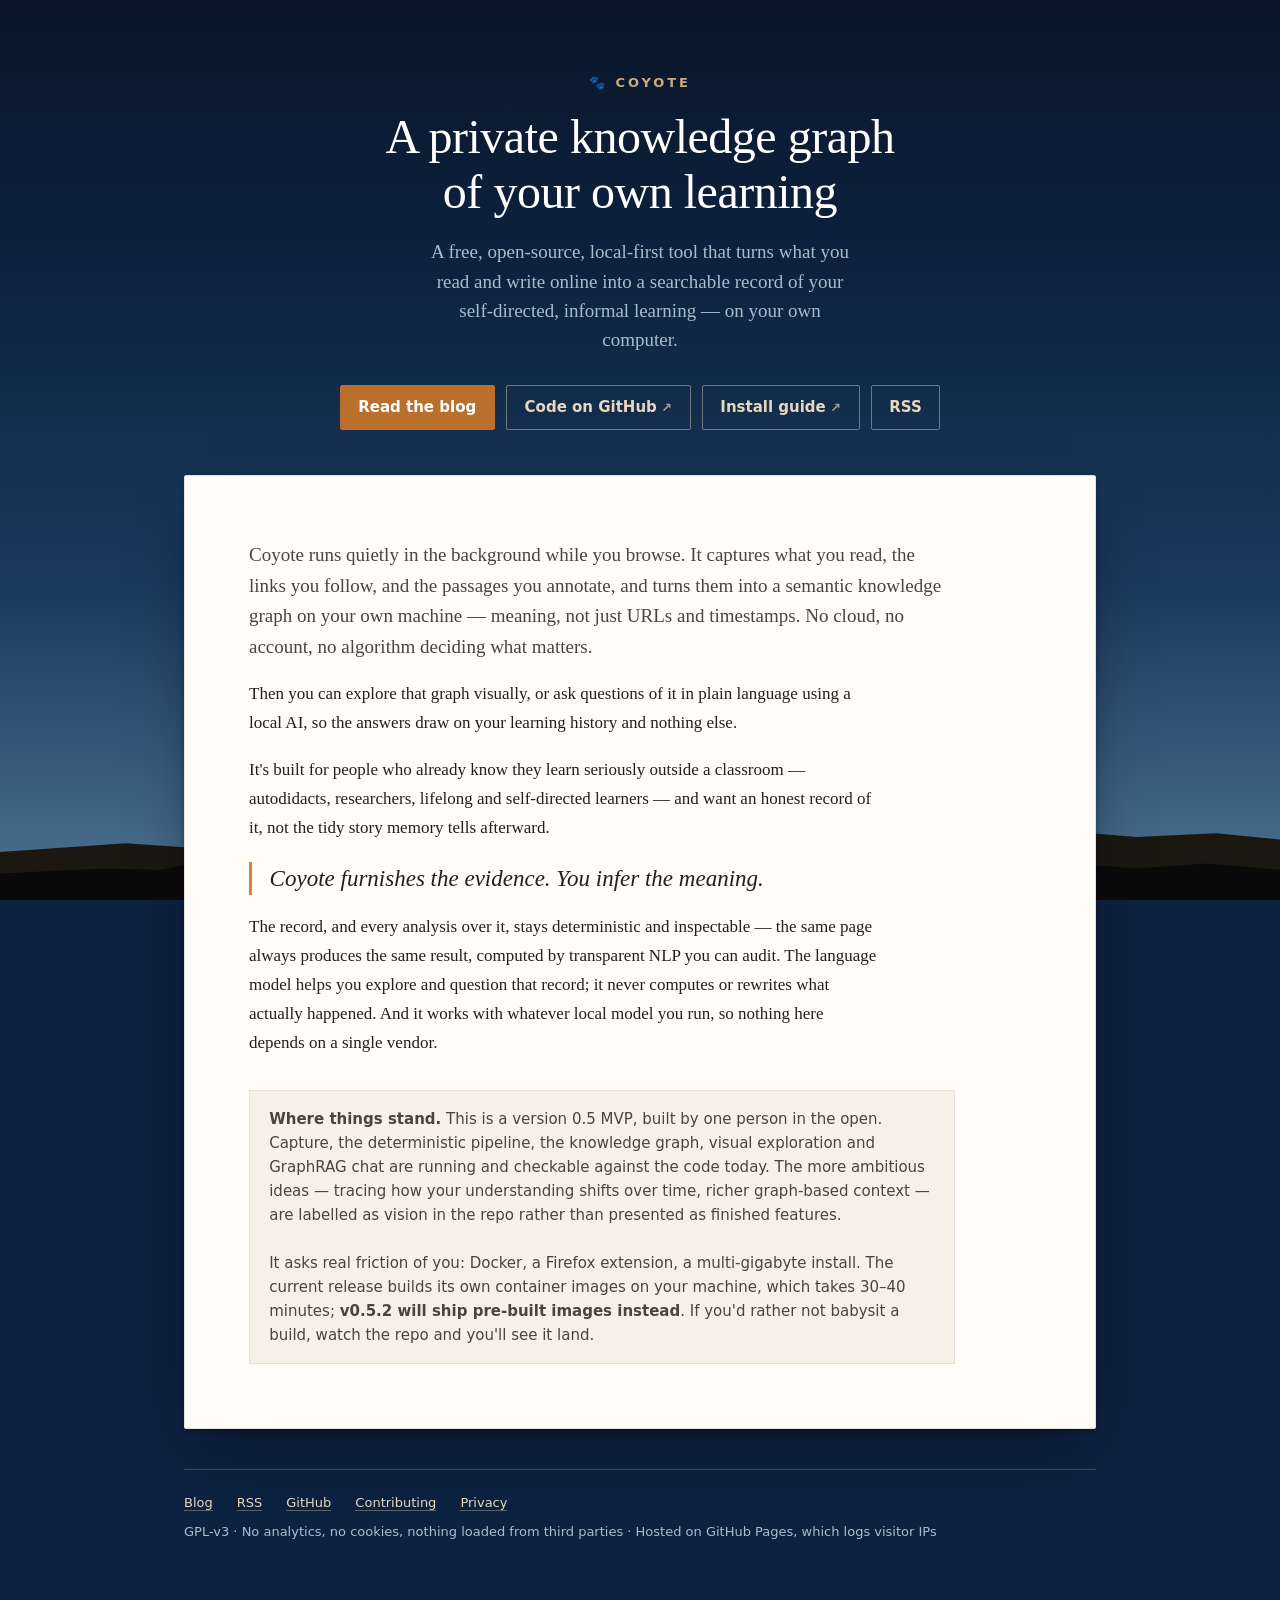
<file: docs/index.html>
<!DOCTYPE html>
<html lang="en">
<head>
<meta charset="utf-8">
<meta name="viewport" content="width=device-width, initial-scale=1">
<title>Coyote — a private knowledge graph of your own learning</title>
<meta name="description" content="A free, open-source, local-first tool that turns what you read and write online into a private knowledge graph on your own computer — a searchable record of your self-directed, informal learning.">
<link rel="stylesheet" href="site.css">
<link rel="alternate" type="application/rss+xml" title="Coyote — blog" href="feed.xml">
<link rel="canonical" href="https://captaininfo.github.io/coyote/">
<meta property="og:type" content="website">
<meta property="og:title" content="Coyote — a private knowledge graph of your own learning">
<meta property="og:description" content="A free, open-source, local-first tool that turns what you read and write online into a private knowledge graph on your own computer.">
<meta property="og:url" content="https://captaininfo.github.io/coyote/">
</head>
<body>

<a class="skip" href="#main">Skip to content</a>

<div class="horizon" aria-hidden="true">
  <svg viewBox="0 0 1200 200" preserveAspectRatio="none" role="presentation" focusable="false">
    <path fill="#1a1810" d="M0,124 L118,110 L186,118 L268,96 L338,106 L430,86 L512,100 L604,90 L700,104 L790,92 L884,102 L978,88 L1066,100 L1140,94 L1200,104 L1200,200 L0,200 Z"/>
    <path fill="#0a0a0a" d="M0,158 L96,150 L150,152 L212,132 L246,132 L268,150 L352,146 L398,154 L472,140 L540,150 L612,138 L664,148 L742,136 L800,146 L846,128 L880,128 L904,144 L992,140 L1064,150 L1132,142 L1200,152 L1200,200 L0,200 Z"/>
  </svg>
</div>

<div class="shell">

  <header class="masthead">
    <p class="wordmark">🐾 Coyote</p>
    <h1>A private knowledge graph of your own learning</h1>
    <p class="standfirst">A free, open-source, local-first tool that turns what you read and write online into a searchable record of your self-directed, informal learning — on your own computer.</p>

    <nav class="linkrow linkrow--sky" aria-label="Primary">
      <a class="primary" href="blog/index.html">Read the blog</a>
      <a href="https://github.com/captaininfo/coyote" target="_blank" rel="noopener">Code on GitHub</a>
      <a href="https://github.com/captaininfo/coyote#quick-start" target="_blank" rel="noopener">Install guide</a>
      <a href="feed.xml">RSS</a>
    </nav>
  </header>

  <main id="main" class="sheet">

    <p class="lead">Coyote runs quietly in the background while you browse. It captures what you read, the links you follow, and the passages you annotate, and turns them into a semantic knowledge graph on your own machine — meaning, not just URLs and timestamps. No cloud, no account, no algorithm deciding what matters.</p>

    <p>Then you can explore that graph visually, or ask questions of it in plain language using a local AI, so the answers draw on your learning history and nothing else.</p>

    <p>It's built for people who already know they learn seriously outside a classroom — autodidacts, researchers, lifelong and self-directed learners — and want an honest record of it, not the tidy story memory tells afterward.</p>

    <p class="creed">Coyote furnishes the evidence. You infer the meaning.</p>

    <p>The record, and every analysis over it, stays deterministic and inspectable — the same page always produces the same result, computed by transparent NLP you can audit. The language model helps you explore and question that record; it never computes or rewrites what actually happened. And it works with whatever local model you run, so nothing here depends on a single vendor.</p>

    <div class="status-note">
      <strong>Where things stand.</strong> This is a version 0.5 MVP, built by one person in the open. Capture, the deterministic pipeline, the knowledge graph, visual exploration and GraphRAG chat are running and checkable against the code today. The more ambitious ideas — tracing how your understanding shifts over time, richer graph-based context — are labelled as vision in the repo rather than presented as finished features.
      <br><br>
      It asks real friction of you: Docker, a Firefox extension, a multi-gigabyte install. The current release builds its own container images on your machine, which takes 30–40 minutes; <strong>v0.5.2 will ship pre-built images instead</strong>. If you'd rather not babysit a build, watch the repo and you'll see it land.
    </div>

  </main>

  <footer class="site-foot">
    <span><a href="blog/index.html">Blog</a></span>
    <span><a href="feed.xml">RSS</a></span>
    <span><a href="https://github.com/captaininfo/coyote">GitHub</a></span>
    <span><a href="https://github.com/captaininfo/coyote/blob/main/CONTRIBUTING.md">Contributing</a></span>
    <span><a href="privacy.html">Privacy</a></span>
    <span>GPL-v3 · No analytics, no cookies, nothing loaded from third parties · Hosted on GitHub Pages, which logs visitor IPs</span>
  </footer>

</div>

</body>
</html>
</file>
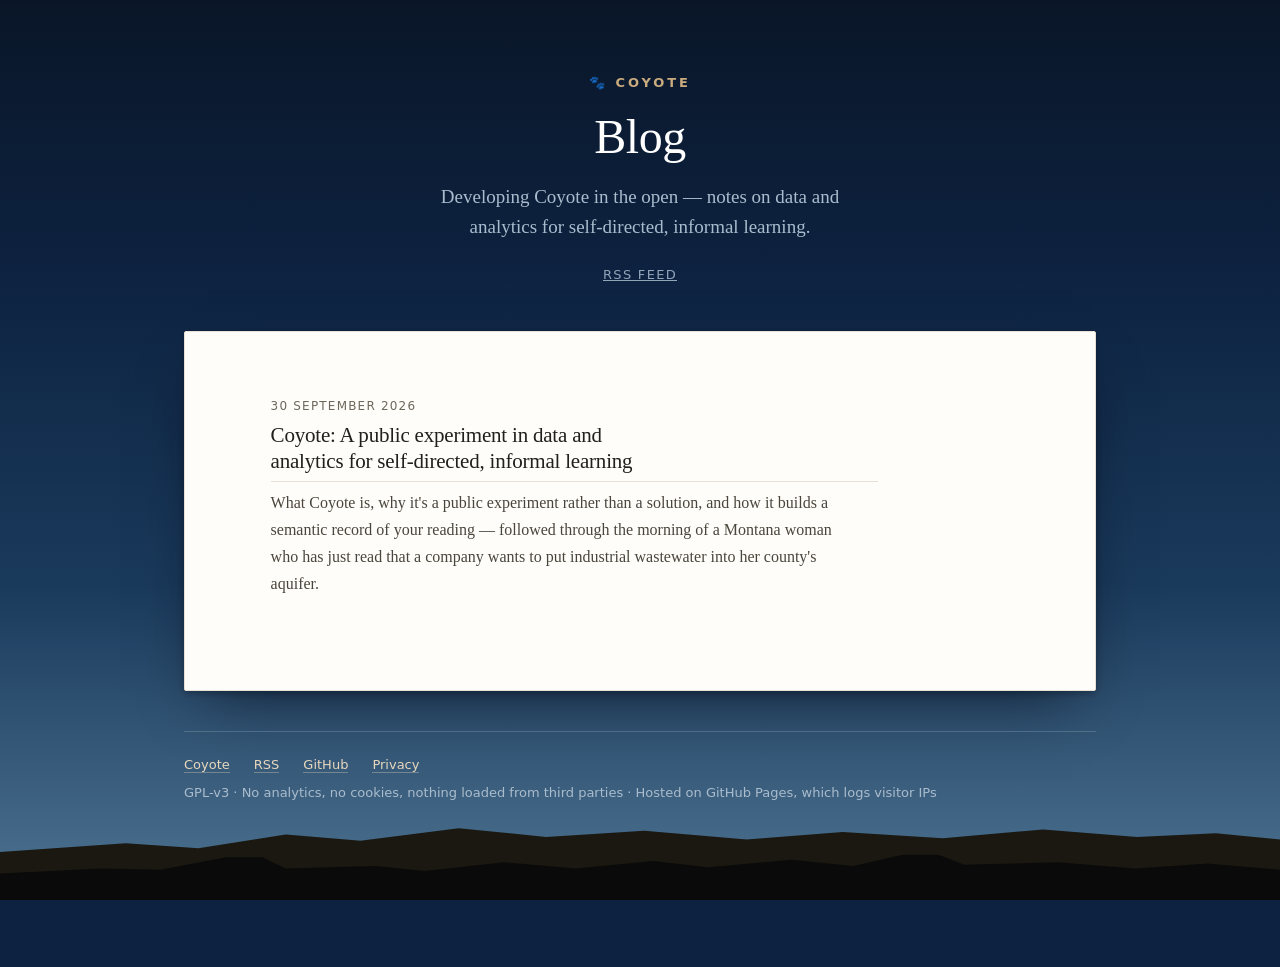
<file: docs/blog/index.html>
<!DOCTYPE html>
<html lang="en">
<head>
<meta charset="utf-8">
<meta name="viewport" content="width=device-width, initial-scale=1">
<title>Blog — Coyote</title>
<meta name="description" content="Developing Coyote in the open: notes on data and analytics for self-directed, informal learning.">
<link rel="stylesheet" href="../site.css">
<link rel="alternate" type="application/rss+xml" title="Coyote — blog" href="../feed.xml">
<link rel="canonical" href="https://captaininfo.github.io/coyote/blog/">
</head>
<body>

<a class="skip" href="#main">Skip to content</a>

<div class="horizon" aria-hidden="true">
  <svg viewBox="0 0 1200 200" preserveAspectRatio="none" role="presentation" focusable="false">
    <path fill="#1a1810" d="M0,124 L118,110 L186,118 L268,96 L338,106 L430,86 L512,100 L604,90 L700,104 L790,92 L884,102 L978,88 L1066,100 L1140,94 L1200,104 L1200,200 L0,200 Z"/>
    <path fill="#0a0a0a" d="M0,158 L96,150 L150,152 L212,132 L246,132 L268,150 L352,146 L398,154 L472,140 L540,150 L612,138 L664,148 L742,136 L800,146 L846,128 L880,128 L904,144 L992,140 L1064,150 L1132,142 L1200,152 L1200,200 L0,200 Z"/>
  </svg>
</div>

<div class="shell">

  <header class="masthead">
    <p class="wordmark"><a href="../index.html">🐾 Coyote</a></p>
    <h1>Blog</h1>
    <p class="standfirst">Developing Coyote in the open — notes on data and analytics for self-directed, informal learning.</p>
    <p class="dateline"><a href="../feed.xml" style="color:inherit">RSS feed</a></p>
  </header>

  <main id="main" class="sheet">
    <ul class="posts">

      <li>
        <span class="post-date">30 September 2026</span>
        <h2 class="post-title"><a href="2026-09-30-a-public-experiment.html">Coyote: A public experiment in data and analytics for self-directed, informal learning</a></h2>
        <p class="post-blurb">What Coyote is, why it's a public experiment rather than a solution, and how it builds a semantic record of your reading — followed through the morning of a Montana woman who has just read that a company wants to put industrial wastewater into her county's aquifer.</p>
      </li>

    </ul>
  </main>

  <footer class="site-foot">
    <span><a href="../index.html">Coyote</a></span>
    <span><a href="../feed.xml">RSS</a></span>
    <span><a href="https://github.com/captaininfo/coyote">GitHub</a></span>
    <span><a href="../privacy.html">Privacy</a></span>
    <span>GPL-v3 · No analytics, no cookies, nothing loaded from third parties · Hosted on GitHub Pages, which logs visitor IPs</span>
  </footer>

</div>

</body>
</html>
</file>
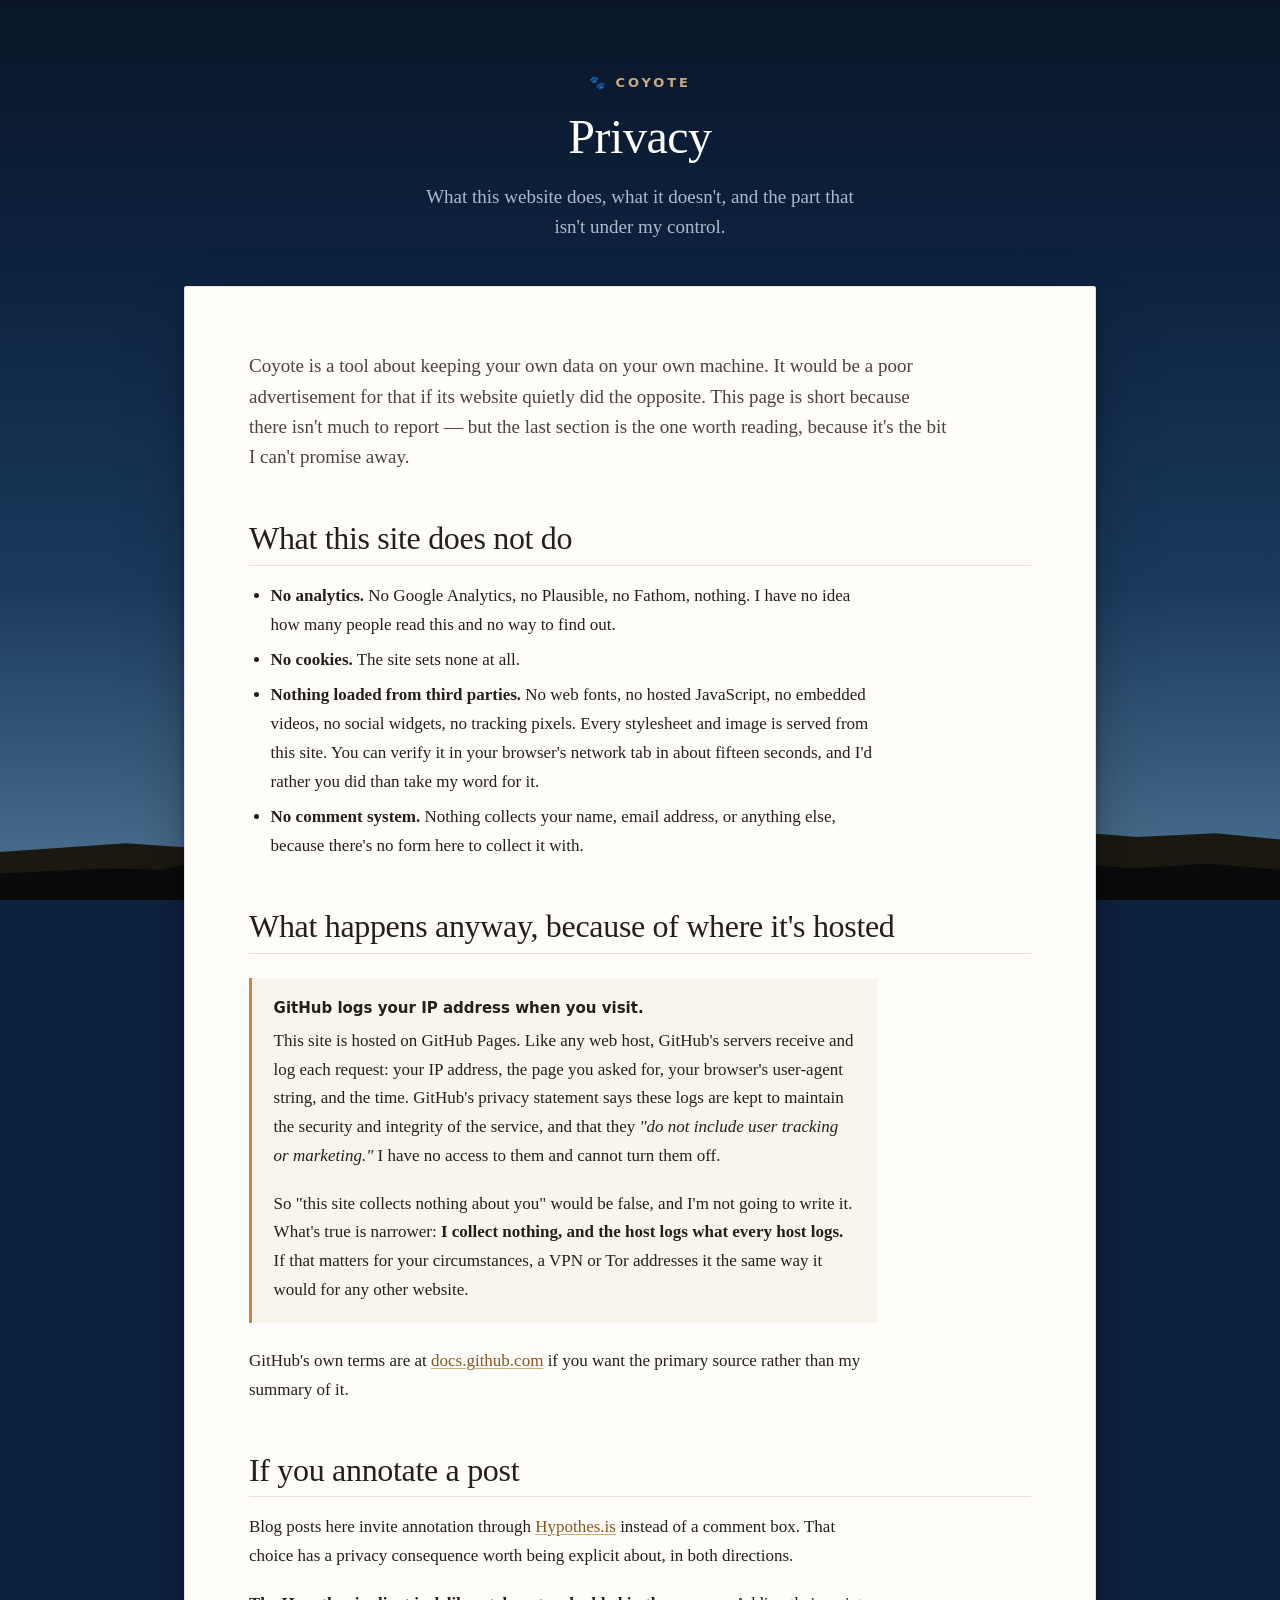
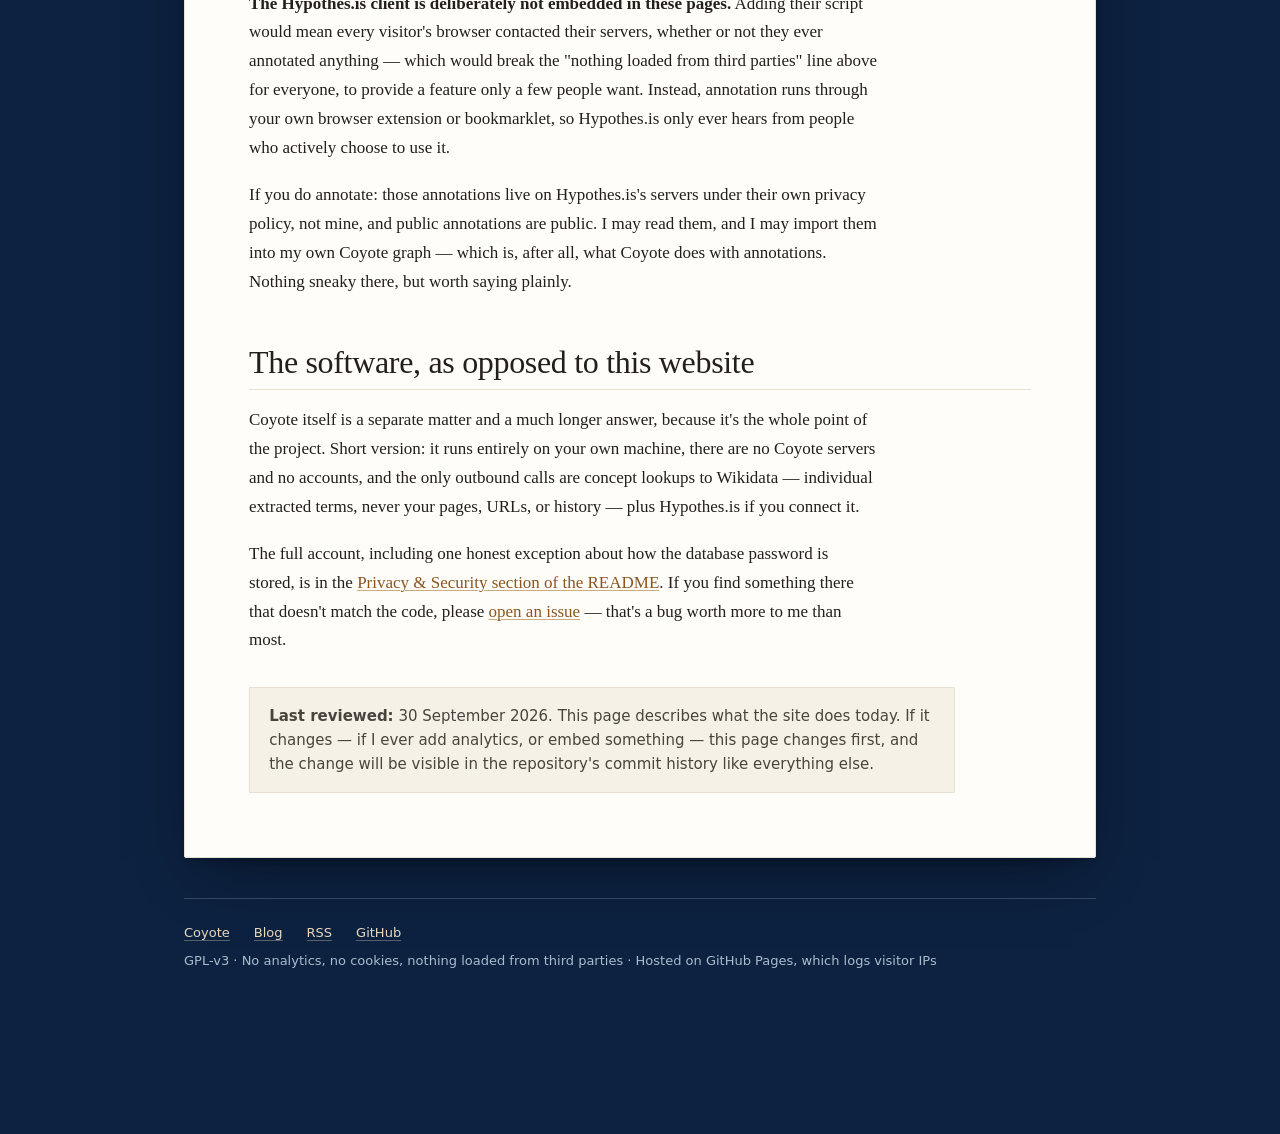
<file: docs/privacy.html>
<!DOCTYPE html>
<html lang="en">
<head>
<meta charset="utf-8">
<meta name="viewport" content="width=device-width, initial-scale=1">
<title>Privacy — Coyote</title>
<meta name="description" content="What this website does and doesn't do with your data, including the parts that aren't under our control.">
<link rel="stylesheet" href="site.css">
<link rel="alternate" type="application/rss+xml" title="Coyote — blog" href="feed.xml">
<link rel="canonical" href="https://captaininfo.github.io/coyote/privacy.html">
</head>
<body>

<a class="skip" href="#main">Skip to content</a>

<div class="horizon" aria-hidden="true">
  <svg viewBox="0 0 1200 200" preserveAspectRatio="none" role="presentation" focusable="false">
    <path fill="#1a1810" d="M0,124 L118,110 L186,118 L268,96 L338,106 L430,86 L512,100 L604,90 L700,104 L790,92 L884,102 L978,88 L1066,100 L1140,94 L1200,104 L1200,200 L0,200 Z"/>
    <path fill="#0a0a0a" d="M0,158 L96,150 L150,152 L212,132 L246,132 L268,150 L352,146 L398,154 L472,140 L540,150 L612,138 L664,148 L742,136 L800,146 L846,128 L880,128 L904,144 L992,140 L1064,150 L1132,142 L1200,152 L1200,200 L0,200 Z"/>
  </svg>
</div>

<div class="shell">

  <header class="masthead">
    <p class="wordmark"><a href="index.html">🐾 Coyote</a></p>
    <h1>Privacy</h1>
    <p class="standfirst">What this website does, what it doesn't, and the part that isn't under my control.</p>
  </header>

  <main id="main" class="sheet">

    <p class="lead">Coyote is a tool about keeping your own data on your own machine. It would be a poor advertisement for that if its website quietly did the opposite. This page is short because there isn't much to report — but the last section is the one worth reading, because it's the bit I can't promise away.</p>

    <h2>What this site does not do</h2>

    <ul>
      <li><strong>No analytics.</strong> No Google Analytics, no Plausible, no Fathom, nothing. I have no idea how many people read this and no way to find out.</li>
      <li><strong>No cookies.</strong> The site sets none at all.</li>
      <li><strong>Nothing loaded from third parties.</strong> No web fonts, no hosted JavaScript, no embedded videos, no social widgets, no tracking pixels. Every stylesheet and image is served from this site. You can verify it in your browser's network tab in about fifteen seconds, and I'd rather you did than take my word for it.</li>
      <li><strong>No comment system.</strong> Nothing collects your name, email address, or anything else, because there's no form here to collect it with.</li>
    </ul>

    <h2>What happens anyway, because of where it's hosted</h2>

    <div class="promise">
      <span class="promise-title">GitHub logs your IP address when you visit.</span>
      <p>This site is hosted on GitHub Pages. Like any web host, GitHub's servers receive and log each request: your IP address, the page you asked for, your browser's user-agent string, and the time. GitHub's privacy statement says these logs are kept to maintain the security and integrity of the service, and that they <em>"do not include user tracking or marketing."</em> I have no access to them and cannot turn them off.</p>
      <p>So "this site collects nothing about you" would be false, and I'm not going to write it. What's true is narrower: <strong>I collect nothing, and the host logs what every host logs.</strong> If that matters for your circumstances, a VPN or Tor addresses it the same way it would for any other website.</p>
    </div>

    <p>GitHub's own terms are at <a href="https://docs.github.com/en/site-policy/privacy-policies/github-general-privacy-statement">docs.github.com</a> if you want the primary source rather than my summary of it.</p>

    <h2>If you annotate a post</h2>

    <p>Blog posts here invite annotation through <a href="https://web.hypothes.is/">Hypothes.is</a> instead of a comment box. That choice has a privacy consequence worth being explicit about, in both directions.</p>

    <p><strong>The Hypothes.is client is deliberately not embedded in these pages.</strong> Adding their script would mean every visitor's browser contacted their servers, whether or not they ever annotated anything — which would break the "nothing loaded from third parties" line above for everyone, to provide a feature only a few people want. Instead, annotation runs through your own browser extension or bookmarklet, so Hypothes.is only ever hears from people who actively choose to use it.</p>

    <p>If you do annotate: those annotations live on Hypothes.is's servers under their own privacy policy, not mine, and public annotations are public. I may read them, and I may import them into my own Coyote graph — which is, after all, what Coyote does with annotations. Nothing sneaky there, but worth saying plainly.</p>

    <h2>The software, as opposed to this website</h2>

    <p>Coyote itself is a separate matter and a much longer answer, because it's the whole point of the project. Short version: it runs entirely on your own machine, there are no Coyote servers and no accounts, and the only outbound calls are concept lookups to Wikidata — individual extracted terms, never your pages, URLs, or history — plus Hypothes.is if you connect it.</p>

    <p>The full account, including one honest exception about how the database password is stored, is in the <a href="https://github.com/captaininfo/coyote#privacy--security">Privacy &amp; Security section of the README</a>. If you find something there that doesn't match the code, please <a href="https://github.com/captaininfo/coyote/issues/new/choose">open an issue</a> — that's a bug worth more to me than most.</p>

    <div class="status-note">
      <strong>Last reviewed:</strong> 30 September 2026. This page describes what the site does today. If it changes — if I ever add analytics, or embed something — this page changes first, and the change will be visible in the repository's commit history like everything else.
    </div>

  </main>

  <footer class="site-foot">
    <span><a href="index.html">Coyote</a></span>
    <span><a href="blog/index.html">Blog</a></span>
    <span><a href="feed.xml">RSS</a></span>
    <span><a href="https://github.com/captaininfo/coyote">GitHub</a></span>
    <span>GPL-v3 · No analytics, no cookies, nothing loaded from third parties · Hosted on GitHub Pages, which logs visitor IPs</span>
  </footer>

</div>

</body>
</html>
</file>
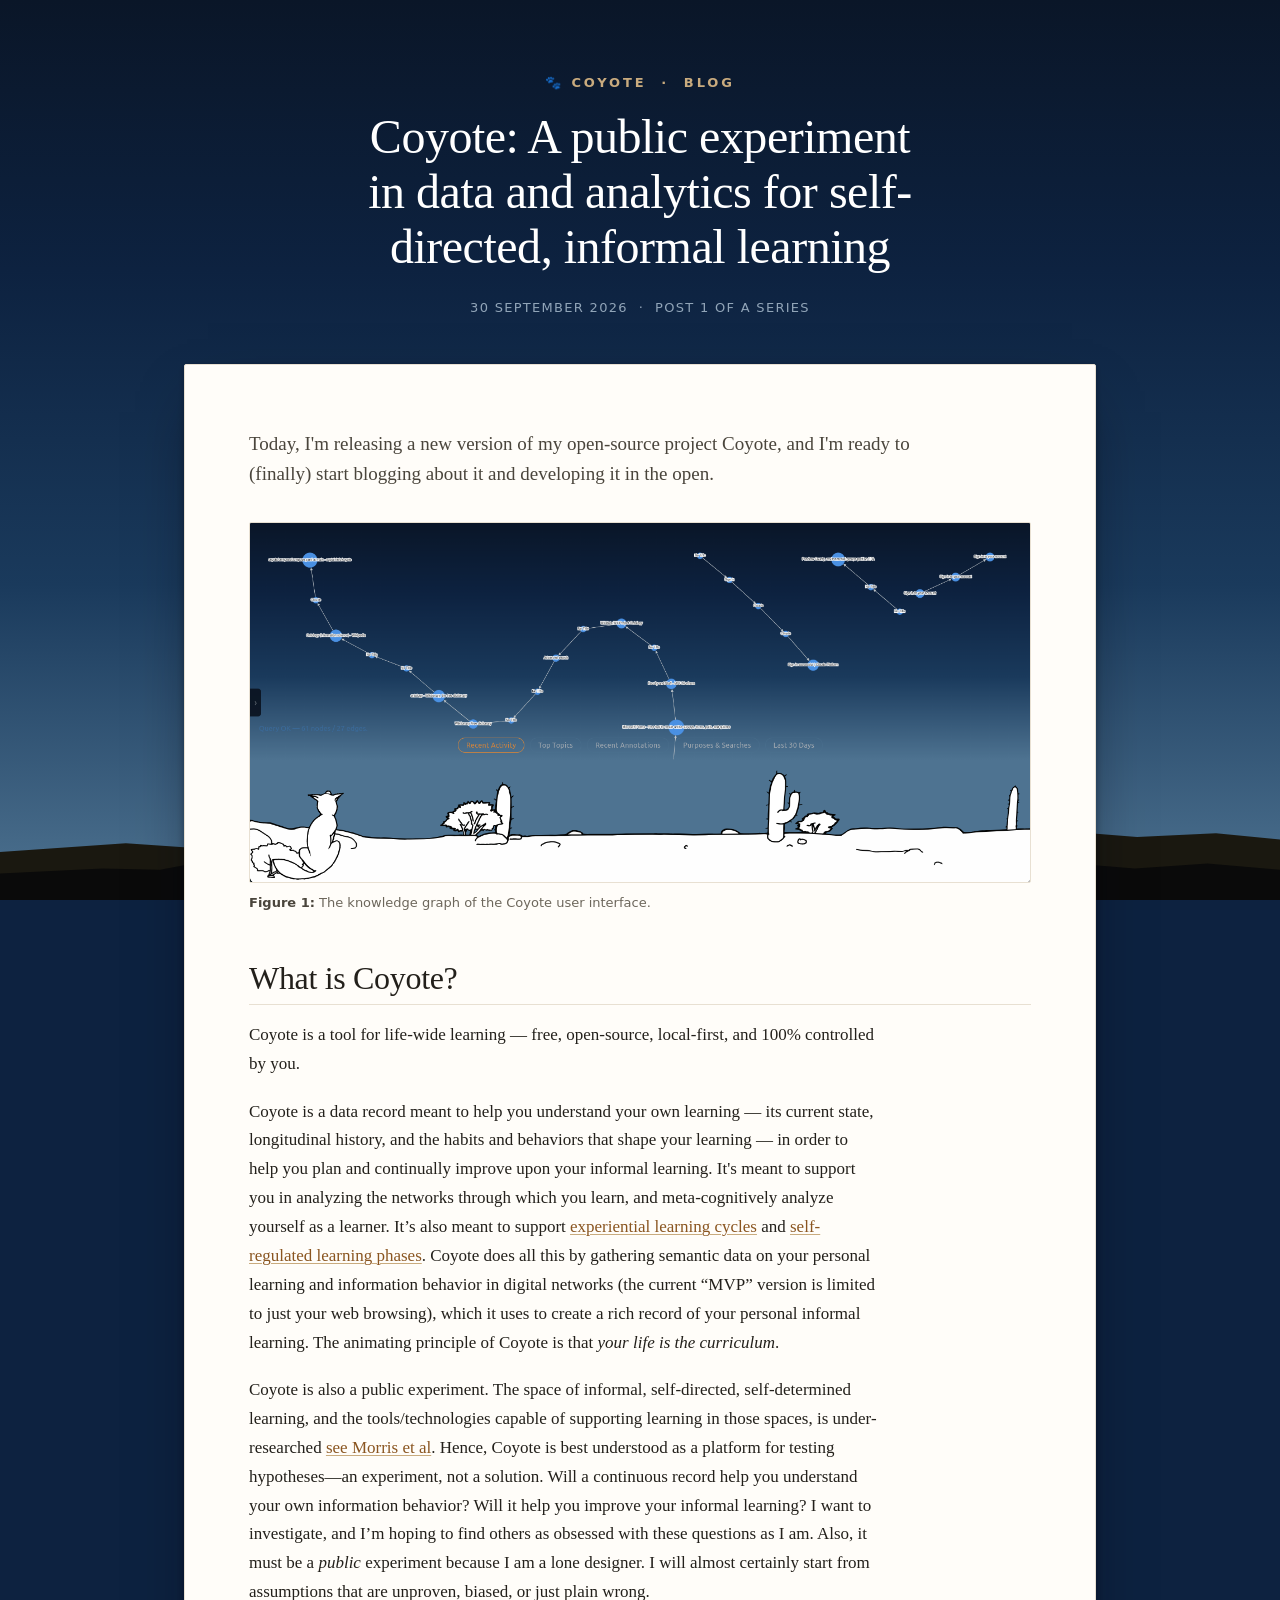
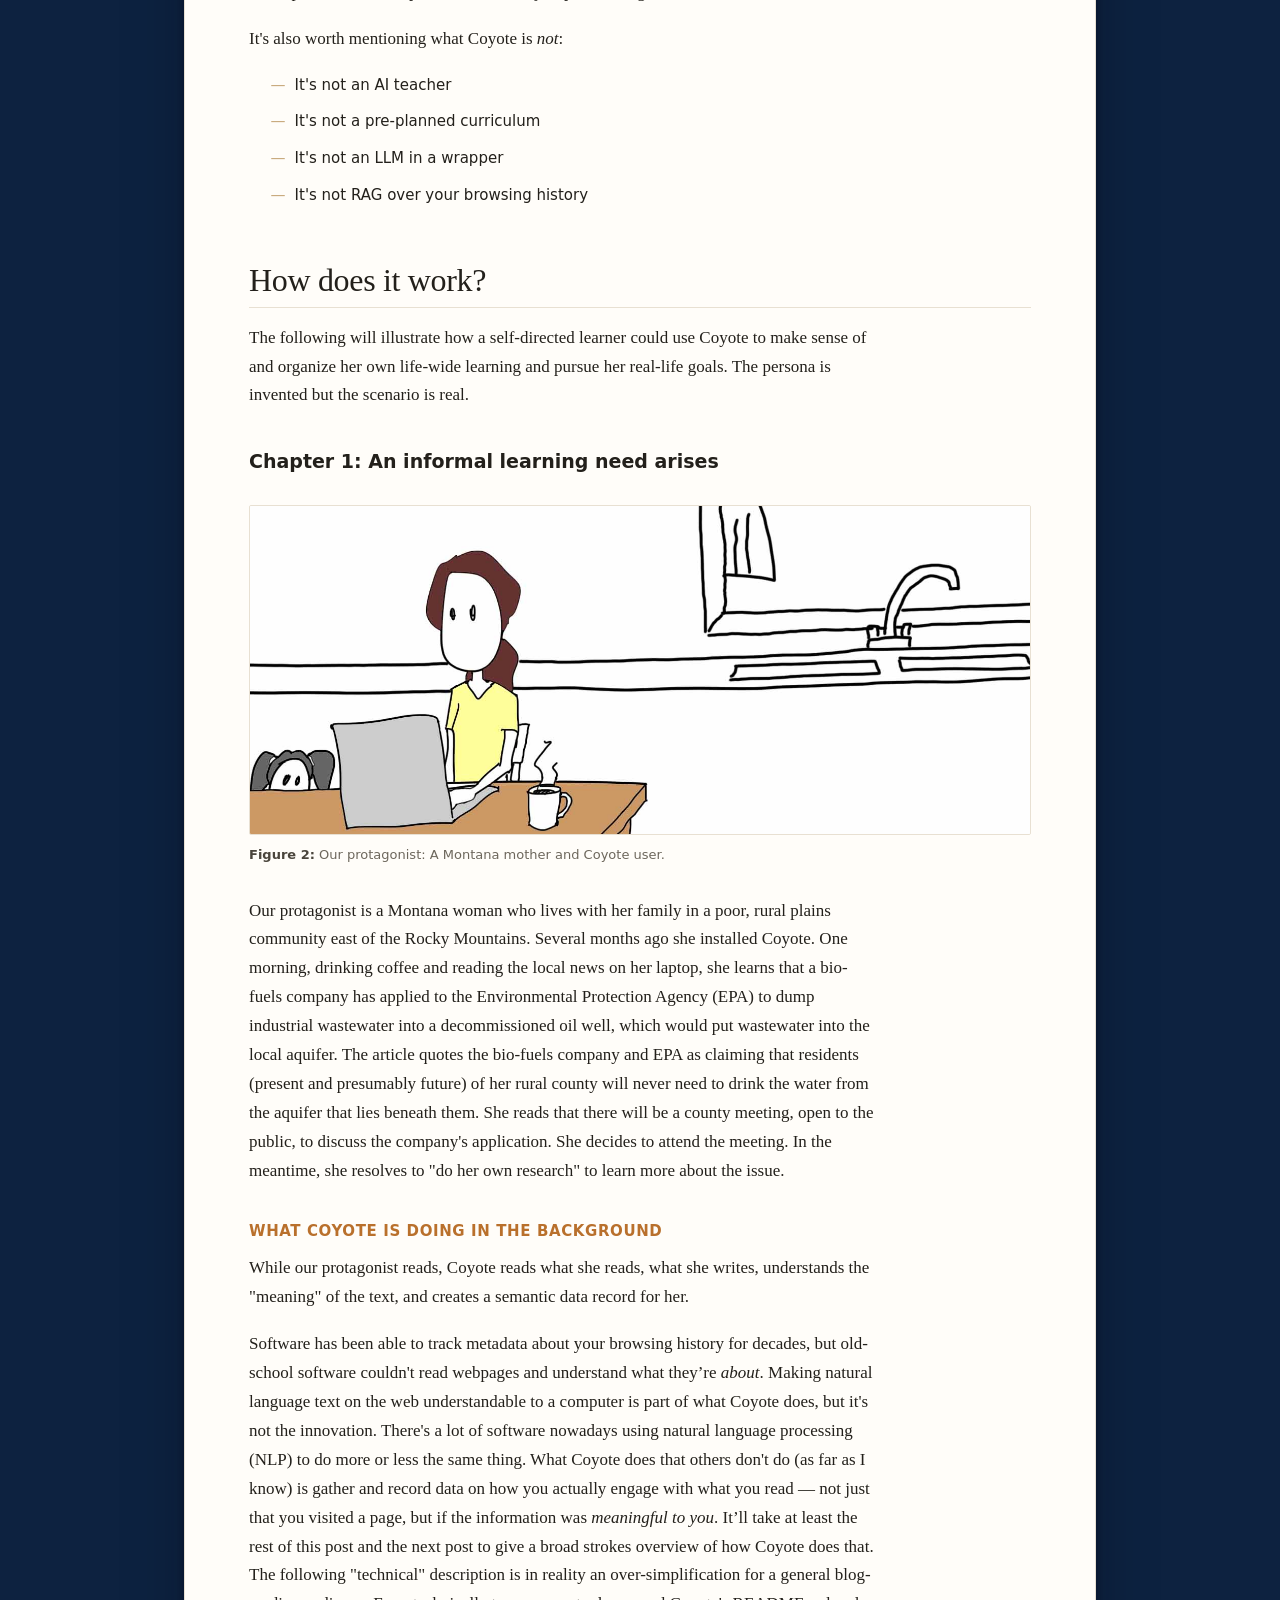
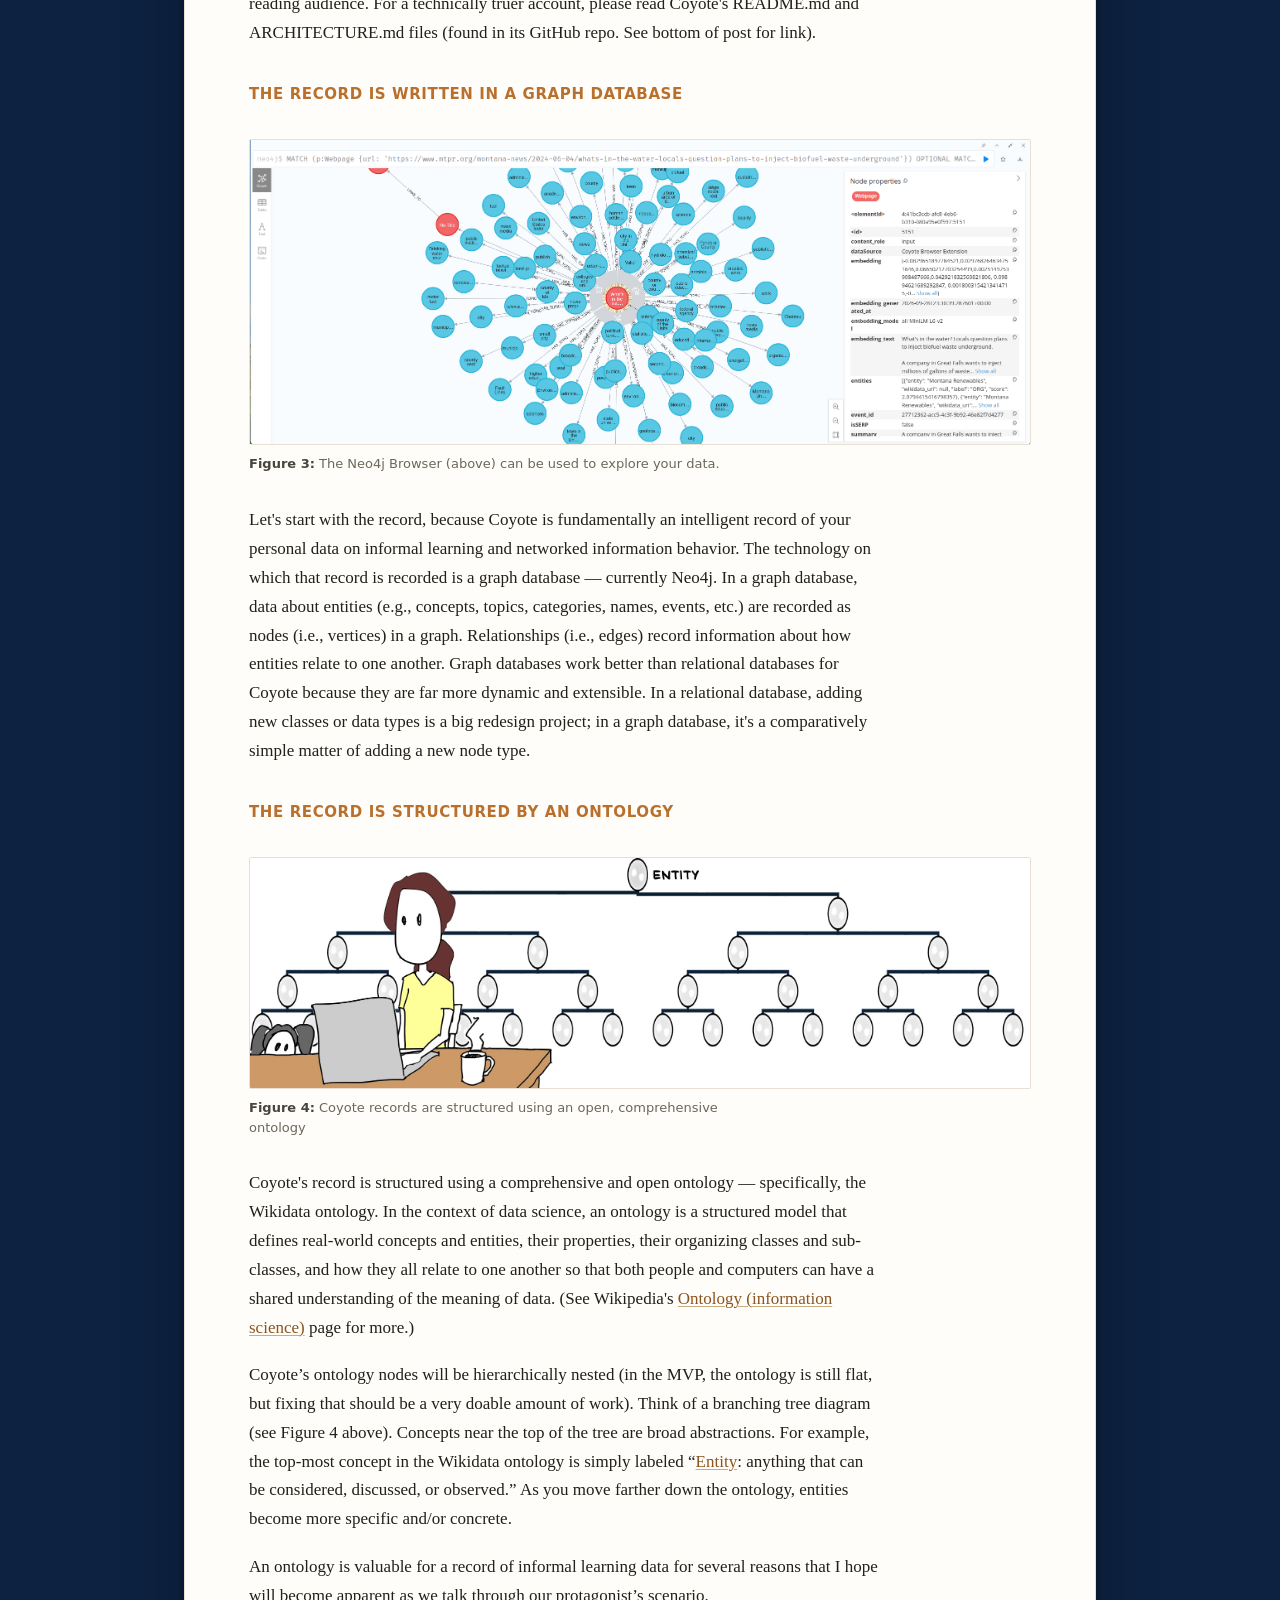
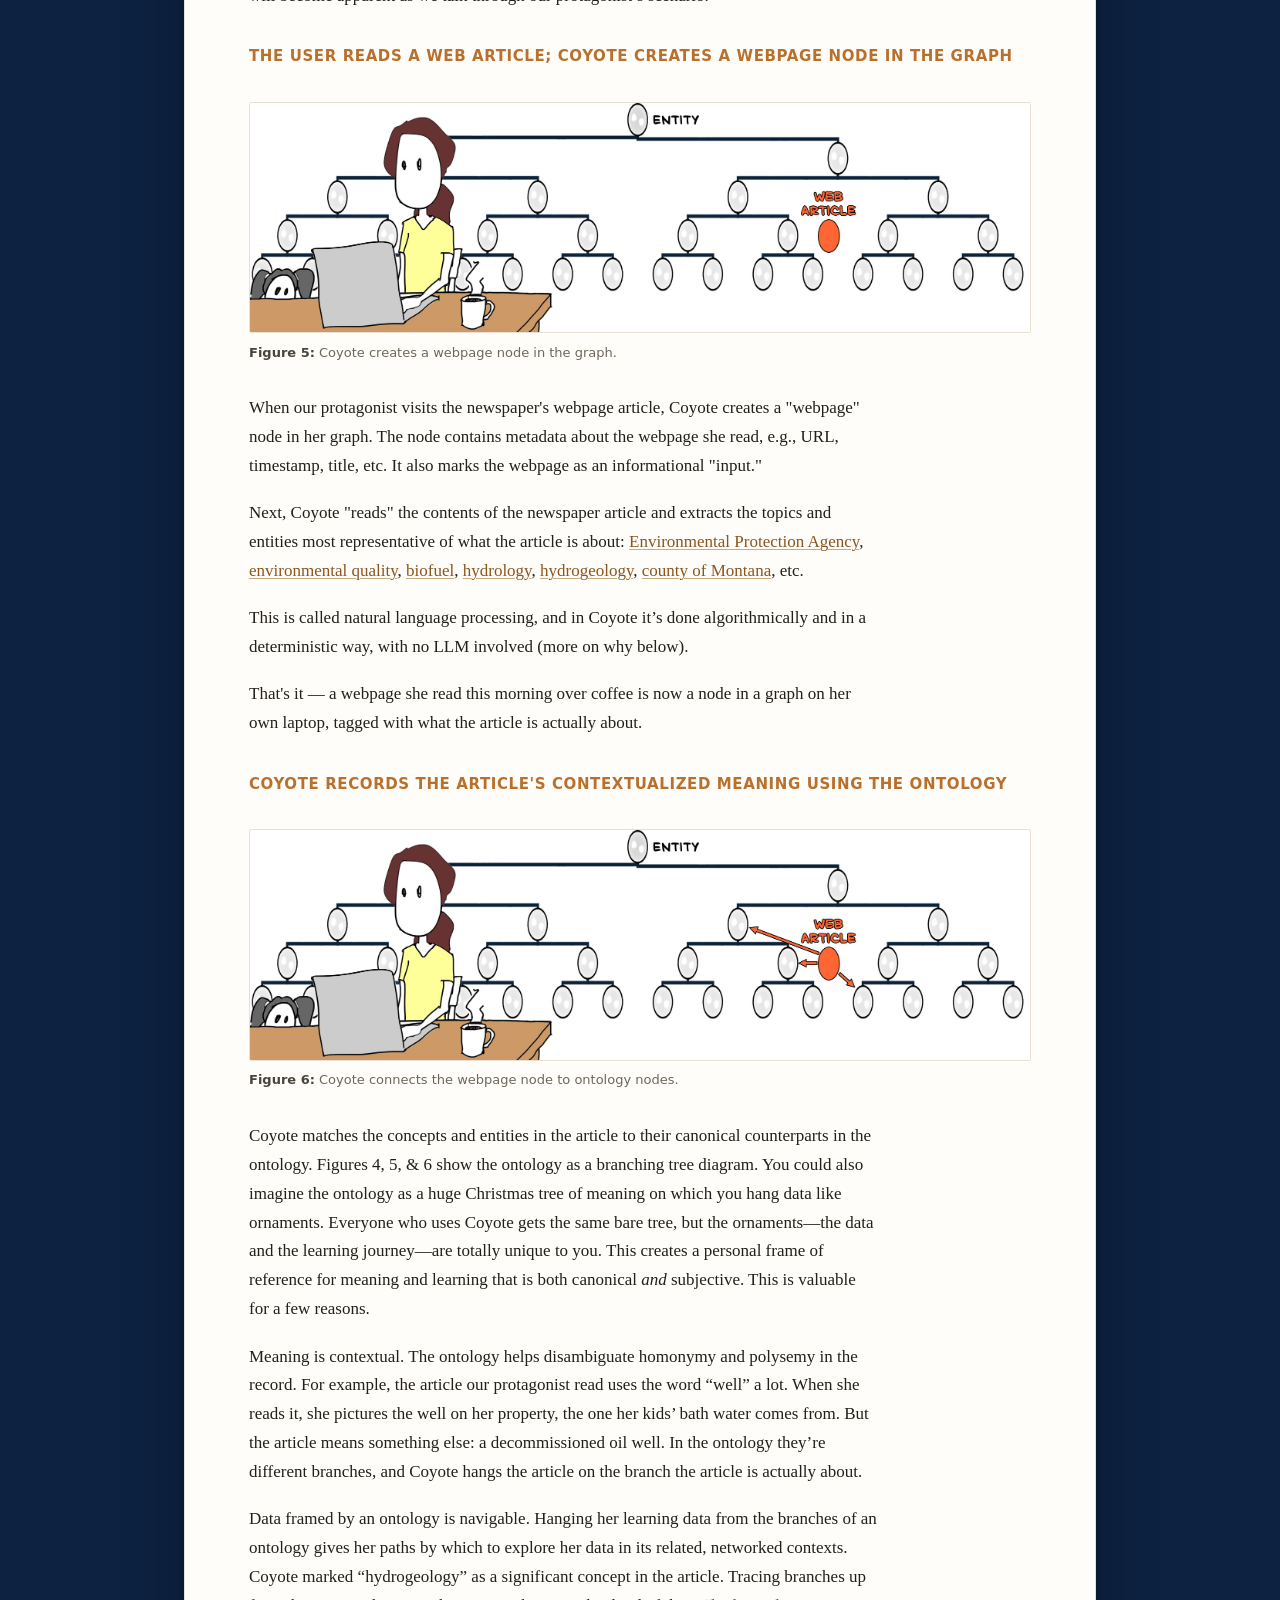
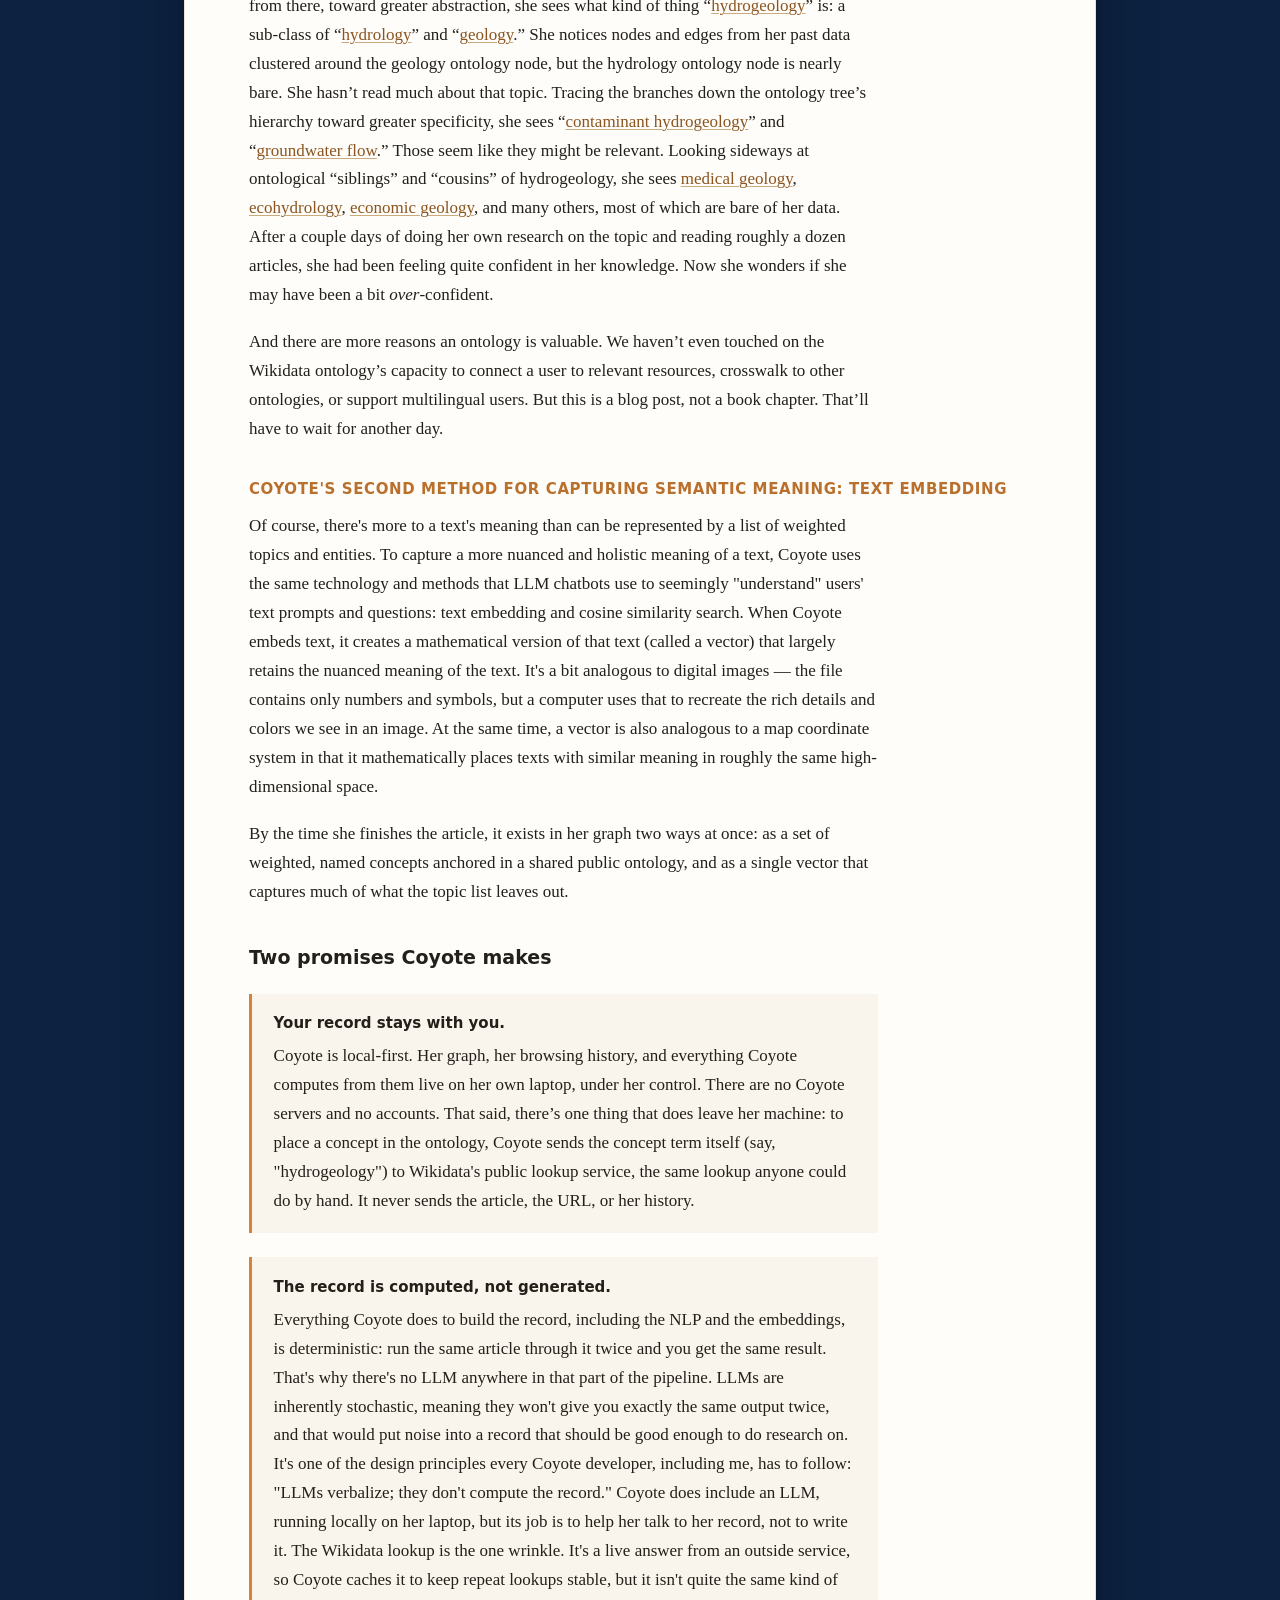
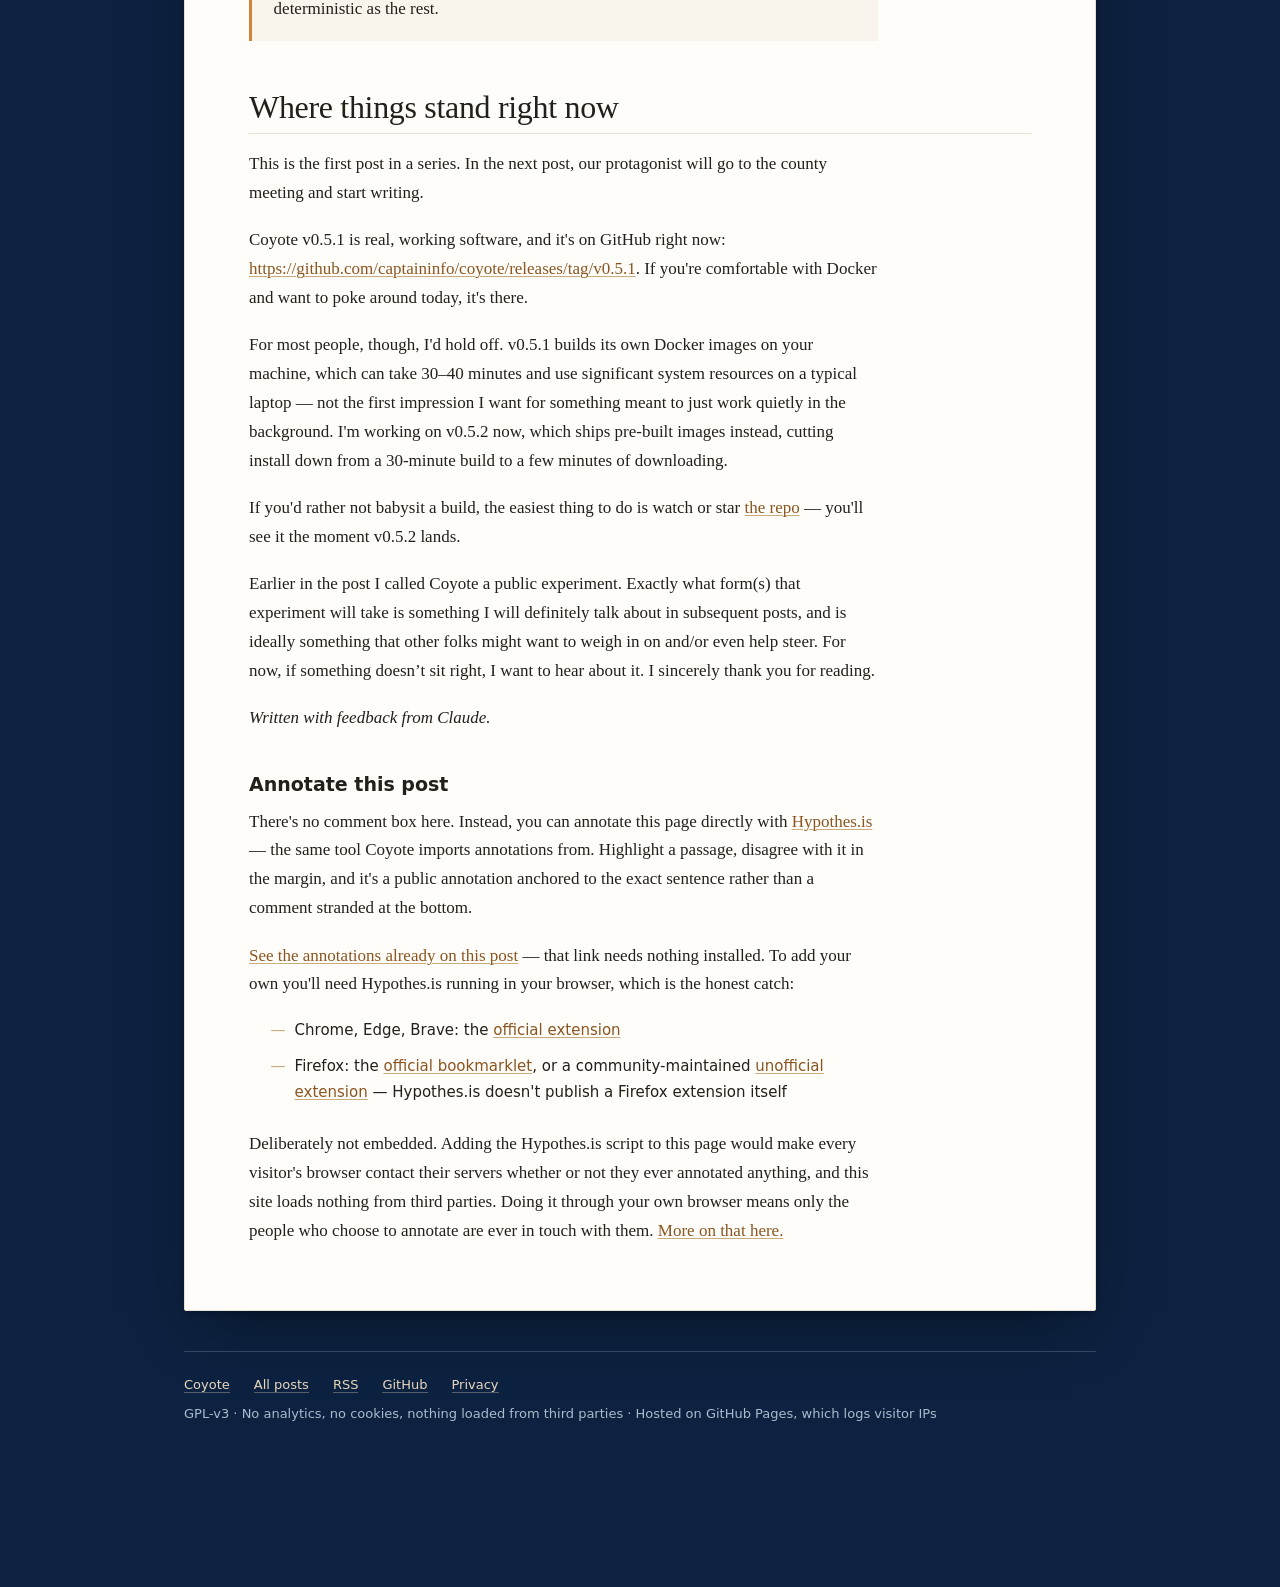
<file: docs/blog/2026-09-30-a-public-experiment.html>
<!DOCTYPE html>
<html lang="en">
<head>
<meta charset="utf-8">
<meta name="viewport" content="width=device-width, initial-scale=1">
<title>Coyote: A public experiment in data and analytics for self-directed, informal learning</title>
<meta name="description" content="Introducing Coyote — a free, open-source, local-first tool that turns what you read and write online into a private knowledge graph on your own computer. First post in a series.">
<link rel="stylesheet" href="../site.css">
<link rel="alternate" type="application/rss+xml" title="Coyote — blog" href="../feed.xml">
<link rel="canonical" href="https://captaininfo.github.io/coyote/blog/2026-09-30-a-public-experiment.html">
<meta property="og:type" content="article">
<meta property="og:title" content="Coyote: A public experiment in data and analytics for self-directed, informal learning">
<meta property="og:description" content="A free, open-source, local-first tool that turns what you read and write online into a private knowledge graph on your own computer.">
<meta property="og:url" content="https://captaininfo.github.io/coyote/blog/2026-09-30-a-public-experiment.html">
</head>
<body>

<a class="skip" href="#main">Skip to content</a>

<div class="horizon" aria-hidden="true">
  <svg viewBox="0 0 1200 200" preserveAspectRatio="none" role="presentation" focusable="false">
    <path fill="#1a1810" d="M0,124 L118,110 L186,118 L268,96 L338,106 L430,86 L512,100 L604,90 L700,104 L790,92 L884,102 L978,88 L1066,100 L1140,94 L1200,104 L1200,200 L0,200 Z"/>
    <path fill="#0a0a0a" d="M0,158 L96,150 L150,152 L212,132 L246,132 L268,150 L352,146 L398,154 L472,140 L540,150 L612,138 L664,148 L742,136 L800,146 L846,128 L880,128 L904,144 L992,140 L1064,150 L1132,142 L1200,152 L1200,200 L0,200 Z"/>
  </svg>
</div>

<div class="shell">

  <header class="masthead">
    <p class="wordmark"><a href="../index.html">🐾 Coyote</a> &nbsp;·&nbsp; <a href="index.html">Blog</a></p>
    <h1>Coyote: A public experiment in data and analytics for self-directed, informal learning</h1>
    <p class="dateline">30 September 2026 &nbsp;·&nbsp; Post 1 of a series</p>
  </header>

  <main id="main" class="sheet">

    <p class="lead">Today, I'm releasing a new version of my open-source project Coyote, and I'm ready to (finally) start blogging about it and developing it in the open.</p>

    <figure>
      <img src="images/ui-knowledge-graph.png" width="1396" height="644" alt="Coyote's user interface showing a knowledge graph: clusters of labelled nodes joined by edges, rendered over a dark blue background.">
      <figcaption><b>Figure 1:</b> The knowledge graph of the Coyote user interface.</figcaption>
    </figure>

    <h2>What is Coyote?</h2>

    <p>Coyote is a tool for life-wide learning — free, open-source, local-first, and 100% controlled by you.</p>

    <p>Coyote is a data record meant to help you understand your own learning — its current state, longitudinal history, and the habits and behaviors that shape your learning — in order to help you plan and continually improve upon your informal learning. It's meant to support you in analyzing the networks through which you learn, and meta-cognitively analyze yourself as a learner. It’s also meant to support <a href="https://researchspace.bathspa.ac.uk/13077/1/13077.pdf">experiential learning cycles</a> and <a href="https://www.solaresearch.org/publications/hla-22/hla22-chapter8/">self-regulated learning phases</a>. Coyote does all this by gathering semantic data on your personal learning and information behavior in digital networks (the current “MVP” version is limited to just your web browsing), which it uses to create a rich record of your personal informal learning. The animating principle of Coyote is that <em>your life is the curriculum</em>.</p>

    <p>Coyote is also a public experiment. The space of informal, self-directed, self-determined learning, and the tools/technologies capable of supporting learning in those spaces, is under-researched <a href="https://www.tandfonline.com/doi/full/10.1080/02601370.2026.2633668">see Morris et al</a>. Hence, Coyote is best understood as a platform for testing hypotheses—an experiment, not a solution. Will a continuous record help you understand your own information behavior? Will it help you improve your informal learning? I want to investigate, and I’m hoping to find others as obsessed with these questions as I am. Also, it must be a <em>public</em> experiment because I am a lone designer. I will almost certainly start from assumptions that are unproven, biased, or just plain wrong.</p>

    <p>It's also worth mentioning what Coyote is <em>not</em>:</p>

    <ul class="not-list">
      <li>It's not an AI teacher</li>
      <li>It's not a pre-planned curriculum</li>
      <li>It's not an LLM in a wrapper</li>
      <li>It's not RAG over your browsing history</li>
    </ul>

    <h2>How does it work?</h2>

    <p>The following will illustrate how a self-directed learner could use Coyote to make sense of and organize her own life-wide learning and pursue her real-life goals. The persona is invented but the scenario is real.</p>

    <h3>Chapter 1: An informal learning need arises</h3>

    <figure>
      <img src="images/protagonist.jpg" width="1536" height="646" alt="Illustration of a woman at a kitchen table with a coffee mug, reading a laptop; a rural plains landscape through the window behind her.">
      <figcaption><b>Figure 2:</b> Our protagonist: A Montana mother and Coyote user.</figcaption>
    </figure>

    <p>Our protagonist is a Montana woman who lives with her family in a poor, rural plains community east of the Rocky Mountains. Several months ago she installed Coyote. One morning, drinking coffee and reading the local news on her laptop, she learns that a bio-fuels company has applied to the Environmental Protection Agency (EPA) to dump industrial wastewater into a decommissioned oil well, which would put wastewater into the local aquifer. The article quotes the bio-fuels company and EPA as claiming that residents (present and presumably future) of her rural county will never need to drink the water from the aquifer that lies beneath them. She reads that there will be a county meeting, open to the public, to discuss the company's application. She decides to attend the meeting. In the meantime, she resolves to "do her own research" to learn more about the issue.</p>

    <h4>What Coyote is doing in the background</h4>

    <p>While our protagonist reads, Coyote reads what she reads, what she writes, understands the "meaning" of the text, and creates a semantic data record for her.</p>

    <p>Software has been able to track metadata about your browsing history for decades, but old-school software couldn't read webpages and understand what they’re <em>about</em>. Making natural language text on the web understandable to a computer is part of what Coyote does, but it's not the innovation. There's a lot of software nowadays using natural language processing (NLP) to do more or less the same thing. What Coyote does that others don't do (as far as I know) is gather and record data on how you actually engage with what you read — not just that you visited a page, but if the information was <em>meaningful to you</em>. It’ll take at least the rest of this post and the next post to give a broad strokes overview of how Coyote does that. The following "technical" description is in reality an over-simplification for a general blog-reading audience. For a technically truer account, please read Coyote's README.md and ARCHITECTURE.md files (found in its GitHub repo. See bottom of post for link).</p>

    <h4>The record is written in a graph database</h4>

    <figure>
      <img src="images/neo4j-browser.png" width="1883" height="733" alt="The Neo4j Browser showing a force-directed graph of coloured nodes and their relationships, with a Cypher query bar above it.">
      <figcaption><b>Figure 3:</b> The Neo4j Browser (above) can be used to explore your data.</figcaption>
    </figure>

    <p>Let's start with the record, because Coyote is fundamentally an intelligent record of your personal data on informal learning and networked information behavior. The technology on which that record is recorded is a graph database — currently Neo4j. In a graph database, data about entities (e.g., concepts, topics, categories, names, events, etc.) are recorded as nodes (i.e., vertices) in a graph. Relationships (i.e., edges) record information about how entities relate to one another. Graph databases work better than relational databases for Coyote because they are far more dynamic and extensible. In a relational database, adding new classes or data types is a big redesign project; in a graph database, it's a comparatively simple matter of adding a new node type.</p>

    <h4>The record is structured by an ontology</h4>

    <figure>
      <img src="images/ontology-tree.jpg" width="2022" height="595" alt="A branching tree diagram of ontology concepts, broad abstractions at the top narrowing to specific concepts below.">
      <figcaption><b>Figure 4:</b> Coyote records are structured using an open, comprehensive ontology</figcaption>
    </figure>

    <p>Coyote's record is structured using a comprehensive and open ontology — specifically, the Wikidata ontology. In the context of data science, an ontology is a structured model that defines real-world concepts and entities, their properties, their organizing classes and sub-classes, and how they all relate to one another so that both people and computers can have a shared understanding of the meaning of data. (See Wikipedia's <a href="https://en.wikipedia.org/wiki/Ontology_(information_science)">Ontology (information science)</a> page for more.)</p>

    <p>Coyote’s ontology nodes will be hierarchically nested (in the MVP, the ontology is still flat, but fixing that should be a very doable amount of work). Think of a branching tree diagram (see Figure 4 above). Concepts near the top of the tree are broad abstractions. For example, the top-most concept in the Wikidata ontology is simply labeled “<a href="https://www.wikidata.org/wiki/Q35120">Entity</a>: anything that can be considered, discussed, or observed.” As you move farther down the ontology, entities become more specific and/or concrete.</p>

    <p>An ontology is valuable for a record of informal learning data for several reasons that I hope will become apparent as we talk through our protagonist’s scenario.</p>

    <h4>The user reads a web article; Coyote creates a webpage node in the graph</h4>

    <figure>
      <img src="images/webpage-node.jpg" width="2022" height="595" alt="The same ontology tree, now with a single webpage node added below it representing the article the protagonist read.">
      <figcaption><b>Figure 5:</b> Coyote creates a webpage node in the graph.</figcaption>
    </figure>

    <p>When our protagonist visits the newspaper's webpage article, Coyote creates a "webpage" node in her graph. The node contains metadata about the webpage she read, e.g., URL, timestamp, title, etc. It also marks the webpage as an informational "input."</p>

    <p>Next, Coyote "reads" the contents of the newspaper article and extracts the topics and entities most representative of what the article is about: <a href="http://www.wikidata.org/entity/Q460173">Environmental Protection Agency</a>, <a href="http://www.wikidata.org/entity/Q4575211">environmental quality</a>, <a href="https://www.wikidata.org/wiki/Q128991">biofuel</a>, <a href="http://www.wikidata.org/entity/Q42250">hydrology</a>, <a href="https://www.wikidata.org/wiki/Q179509">hydrogeology</a>, <a href="http://www.wikidata.org/entity/Q13414358">county of Montana</a>, etc.</p>

    <p>This is called natural language processing, and in Coyote it’s done algorithmically and in a deterministic way, with no LLM involved (more on why below).</p>

    <p>That's it — a webpage she read this morning over coffee is now a node in a graph on her own laptop, tagged with what the article is actually about.</p>

    <h4>Coyote records the article's contextualized meaning using the ontology</h4>

    <figure>
      <img src="images/webpage-to-ontology.jpg" width="2022" height="595" alt="The ontology tree with edges now drawn from the webpage node up to the specific concept nodes the article is about.">
      <figcaption><b>Figure 6:</b> Coyote connects the webpage node to ontology nodes.</figcaption>
    </figure>

    <p>Coyote matches the concepts and entities in the article to their canonical counterparts in the ontology. Figures 4, 5, &amp; 6 show the ontology as a branching tree diagram. You could also imagine the ontology as a huge Christmas tree of meaning on which you hang data like ornaments. Everyone who uses Coyote gets the same bare tree, but the ornaments—the data and the learning journey—are totally unique to you. This creates a personal frame of reference for meaning and learning that is both canonical <em>and</em> subjective. This is valuable for a few reasons.</p>

    <p>Meaning is contextual. The ontology helps disambiguate homonymy and polysemy in the record. For example, the article our protagonist read uses the word “well” a lot. When she reads it, she pictures the well on her property, the one her kids’ bath water comes from. But the article means something else: a decommissioned oil well. In the ontology they’re different branches, and Coyote hangs the article on the branch the article is actually about.</p>

    <p>Data framed by an ontology is navigable. Hanging her learning data from the branches of an ontology gives her paths by which to explore her data in its related, networked contexts. Coyote marked “hydrogeology” as a significant concept in the article. Tracing branches up from there, toward greater abstraction, she sees what kind of thing “<a href="https://www.wikidata.org/wiki/Q179509">hydrogeology</a>” is: a sub-class of “<a href="https://www.wikidata.org/wiki/Q42250">hydrology</a>” and “<a href="https://www.wikidata.org/wiki/Q1069">geology</a>.” She notices nodes and edges from her past data clustered around the geology ontology node, but the hydrology ontology node is nearly bare. She hasn’t read much about that topic. Tracing the branches down the ontology tree’s hierarchy toward greater specificity, she sees “<a href="https://www.wikidata.org/wiki/Q113884065">contaminant hydrogeology</a>” and “<a href="https://www.wikidata.org/wiki/Q5611028">groundwater flow</a>.” Those seem like they might be relevant. Looking sideways at ontological “siblings” and “cousins” of hydrogeology, she sees <a href="https://www.wikidata.org/wiki/Q1933330">medical geology</a>, <a href="https://www.wikidata.org/wiki/Q2363192">ecohydrology</a>, <a href="https://www.wikidata.org/wiki/Q853915">economic geology</a>, and many others, most of which are bare of her data. After a couple days of doing her own research on the topic and reading roughly a dozen articles, she had been feeling quite confident in her knowledge. Now she wonders if she may have been a bit <em>over</em>-confident.</p>

    <p>And there are more reasons an ontology is valuable. We haven’t even touched on the Wikidata ontology’s capacity to connect a user to relevant resources, crosswalk to other ontologies, or support multilingual users. But this is a blog post, not a book chapter. That’ll have to wait for another day.</p>

    <h4>Coyote's second method for capturing semantic meaning: text embedding</h4>

    <p>Of course, there's more to a text's meaning than can be represented by a list of weighted topics and entities. To capture a more nuanced and holistic meaning of a text, Coyote uses the same technology and methods that LLM chatbots use to seemingly "understand" users' text prompts and questions: text embedding and cosine similarity search. When Coyote embeds text, it creates a mathematical version of that text (called a vector) that largely retains the nuanced meaning of the text. It's a bit analogous to digital images — the file contains only numbers and symbols, but a computer uses that to recreate the rich details and colors we see in an image. At the same time, a vector is also analogous to a map coordinate system in that it mathematically places texts with similar meaning in roughly the same high-dimensional space.</p>

    <p>By the time she finishes the article, it exists in her graph two ways at once: as a set of weighted, named concepts anchored in a shared public ontology, and as a single vector that captures much of what the topic list leaves out.</p>

    <h3>Two promises Coyote makes</h3>

    <div class="promise">
      <span class="promise-title">Your record stays with you.</span>
      <p>Coyote is local-first. Her graph, her browsing history, and everything Coyote computes from them live on her own laptop, under her control. There are no Coyote servers and no accounts. That said, there’s one thing that does leave her machine: to place a concept in the ontology, Coyote sends the concept term itself (say, "hydrogeology") to Wikidata's public lookup service, the same lookup anyone could do by hand. It never sends the article, the URL, or her history.</p>
    </div>

    <div class="promise">
      <span class="promise-title">The record is computed, not generated.</span>
      <p>Everything Coyote does to build the record, including the NLP and the embeddings, is deterministic: run the same article through it twice and you get the same result. That's why there's no LLM anywhere in that part of the pipeline. LLMs are inherently stochastic, meaning they won't give you exactly the same output twice, and that would put noise into a record that should be good enough to do research on. It's one of the design principles every Coyote developer, including me, has to follow: "LLMs verbalize; they don't compute the record." Coyote does include an LLM, running locally on her laptop, but its job is to help her talk to her record, not to write it. The Wikidata lookup is the one wrinkle. It's a live answer from an outside service, so Coyote caches it to keep repeat lookups stable, but it isn't quite the same kind of deterministic as the rest.</p>
    </div>

    <h2>Where things stand right now</h2>

    <p>This is the first post in a series. In the next post, our protagonist will go to the county meeting and start writing.</p>

    <p>Coyote v0.5.1 is real, working software, and it's on GitHub right now: <a href="https://github.com/captaininfo/coyote/releases/tag/v0.5.1">https://github.com/captaininfo/coyote/releases/tag/v0.5.1</a>. If you're comfortable with Docker and want to poke around today, it's there.</p>

    <p>For most people, though, I'd hold off. v0.5.1 builds its own Docker images on your machine, which can take 30–40 minutes and use significant system resources on a typical laptop — not the first impression I want for something meant to just work quietly in the background. I'm working on v0.5.2 now, which ships pre-built images instead, cutting install down from a 30-minute build to a few minutes of downloading.</p>

    <p>If you'd rather not babysit a build, the easiest thing to do is watch or star <a href="https://github.com/captaininfo/coyote">the repo</a> — you'll see it the moment v0.5.2 lands.</p>

    <p>Earlier in the post I called Coyote a public experiment. Exactly what form(s) that experiment will take is something I will definitely talk about in subsequent posts, and is ideally something that other folks might want to weigh in on and/or even help steer. For now, if something doesn’t sit right, I want to hear about it. I sincerely thank you for reading.</p>

    <p><em>Written with feedback from Claude.</em></p>

    <h3>Annotate this post</h3>

    <p>There's no comment box here. Instead, you can annotate this page directly with <a href="https://web.hypothes.is/">Hypothes.is</a> — the same tool Coyote imports annotations from. Highlight a passage, disagree with it in the margin, and it's a public annotation anchored to the exact sentence rather than a comment stranded at the bottom.</p>

    <p><a href="https://hypothes.is/search?q=url%3Ahttps%3A%2F%2Fcaptaininfo.github.io%2Fcoyote%2Fblog%2F2026-09-30-a-public-experiment.html">See the annotations already on this post</a> — that link needs nothing installed. To add your own you'll need Hypothes.is running in your browser, which is the honest catch:</p>

    <ul class="not-list">
      <li>Chrome, Edge, Brave: the <a href="https://chrome.google.com/webstore/detail/hypothesis-web-pdf-annota/bjfhmglciegochdpefhhlphglcehbmek">official extension</a></li>
      <li>Firefox: the <a href="https://web.hypothes.is/help/installing-the-bookmarklet/">official bookmarklet</a>, or a community-maintained <a href="https://addons.mozilla.org/en-US/firefox/addon/unofficial-hypothesis/">unofficial extension</a> — Hypothes.is doesn't publish a Firefox extension itself</li>
    </ul>

    <p>Deliberately not embedded. Adding the Hypothes.is script to this page would make every visitor's browser contact their servers whether or not they ever annotated anything, and this site loads nothing from third parties. Doing it through your own browser means only the people who choose to annotate are ever in touch with them. <a href="../privacy.html">More on that here.</a></p>

    

  </main>

  <footer class="site-foot">
    <span><a href="../index.html">Coyote</a></span>
    <span><a href="index.html">All posts</a></span>
    <span><a href="../feed.xml">RSS</a></span>
    <span><a href="https://github.com/captaininfo/coyote">GitHub</a></span>
    <span><a href="../privacy.html">Privacy</a></span>
    <span>GPL-v3 · No analytics, no cookies, nothing loaded from third parties · Hosted on GitHub Pages, which logs visitor IPs</span>
  </footer>

</div>

</body>
</html>
</file>
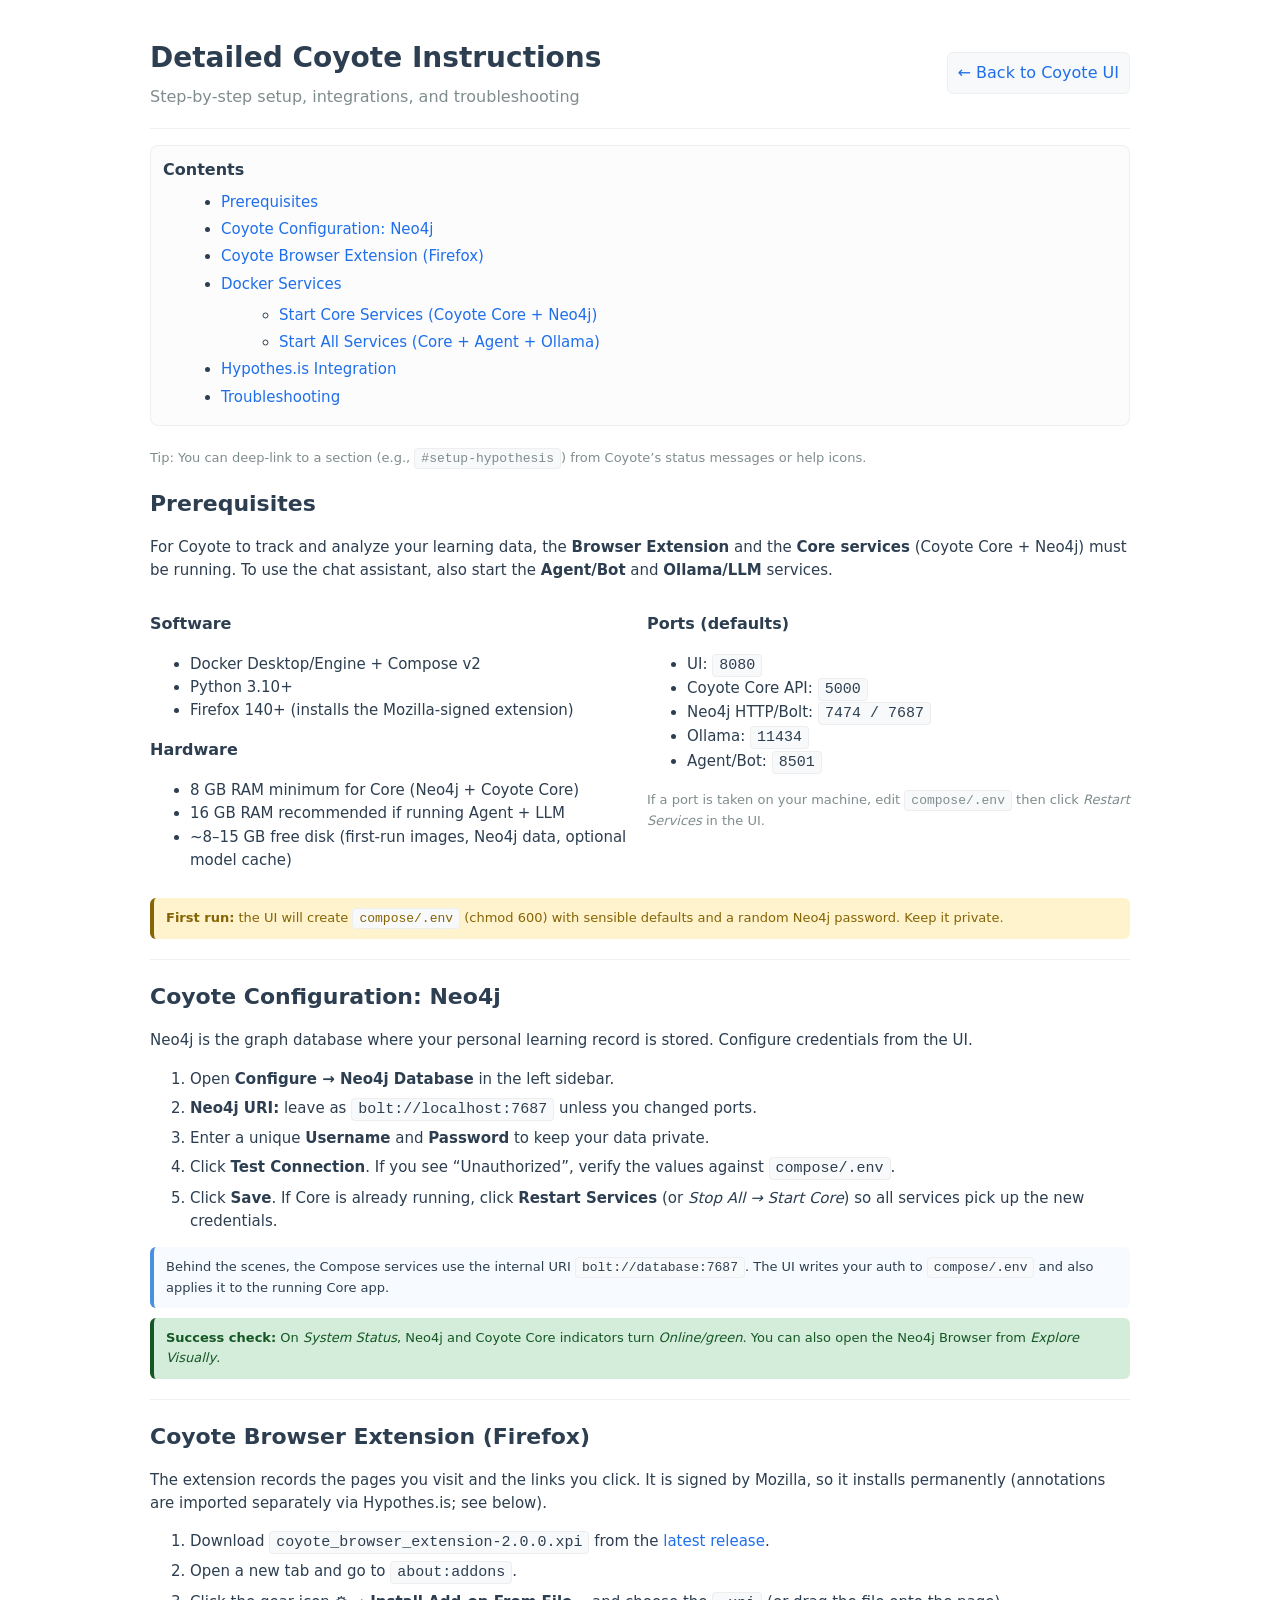
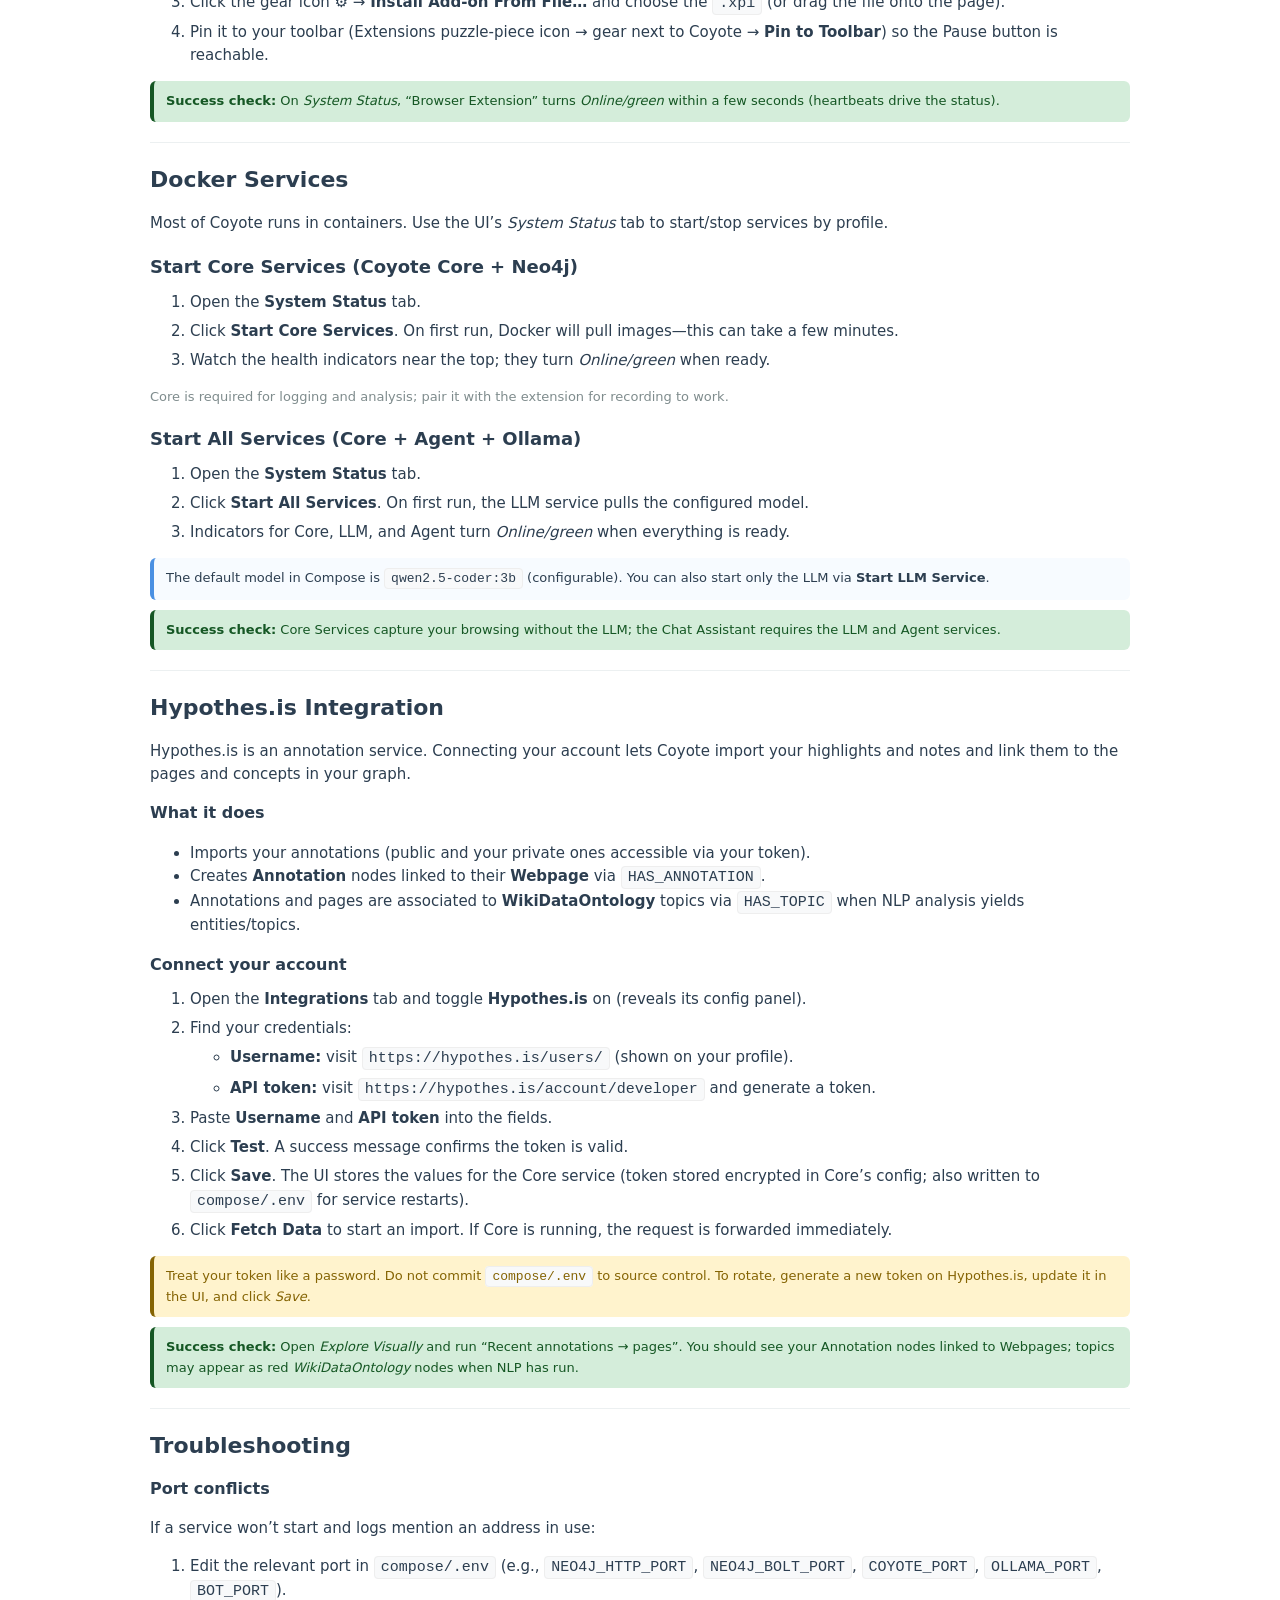
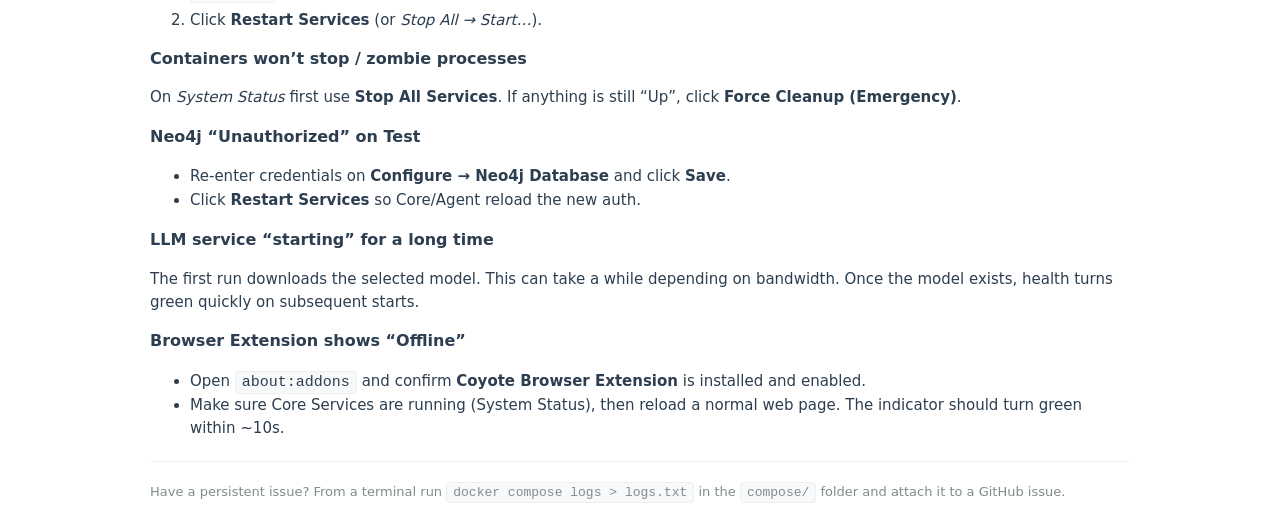
<file: ui/static/detailed_setup.html>
<!DOCTYPE html>
<html lang="en">
<head>
  <meta charset="utf-8">
  <title>Coyote – Detailed Setup Instructions</title>
  <meta name="viewport" content="width=device-width, initial-scale=1">
  <style>
    :root{
      --ink:#2c3e50; --muted:#7f8c8d; --blue:#4A90E2; --ok:#155724; --okbg:#d4edda;
      --warn:#856404; --warnbg:#fff3cd; --err:#721c24; --errbg:#f8d7da; --line:#ecf0f1;
    }
    body{font-family:-apple-system,BlinkMacSystemFont,'Segoe UI',system-ui,sans-serif;line-height:1.55;color:var(--ink);background:#fff;margin:0;}
    .wrap{max-width:980px;margin:0 auto;padding:24px;}
    h1{font-size:28px;margin:0 0 6px;}
    h2{font-size:22px;margin:18px 0 8px;}
    h3{font-size:18px;margin:18px 0 8px;}
    h4{font-size:16px;margin:14px 0 6px;}
    p,li{font-size:15px;}
    code,kbd{font-family:ui-monospace,SFMono-Regular,Menlo,Consolas,monospace;background:#f8f9fa;border:1px solid #eee;padding:2px 6px;border-radius:4px;}
    pre{background:#f8f9fa;border:1px solid #eee;padding:10px;border-radius:6px;overflow:auto}
    a{color:#1f6feb;text-decoration:none}
    a:hover{text-decoration:underline}
    hr{border:0;border-top:1px solid var(--line);margin:20px 0}

    .topbar{display:flex;justify-content:space-between;align-items:center;gap:12px;padding:12px 0 18px;border-bottom:1px solid var(--line);margin-bottom:16px;}
    .back a{display:inline-block;padding:8px 10px;border:1px solid var(--line);border-radius:6px;background:#f8f9fa}
    .subtitle{color:var(--muted);}

    .toc{border:1px solid var(--line);border-radius:8px;padding:12px;margin:16px 0 22px;background:#fcfcfc}
    .toc strong{display:block;margin-bottom:6px}
    .toc ul{margin:8px 0 0 18px}
    .toc li{margin:4px 0}

    .callout{border-left:4px solid var(--blue);background:#f7fbff;padding:10px 12px;margin:10px 0;border-radius:6px;}
    .callout.ok{border-color:var(--ok);background:var(--okbg);color:var(--ok)}
    .callout.warn{border-color:var(--warn);background:var(--warnbg);color:var(--warn)}
    .callout.err{border-color:var(--err);background:var(--errbg);color:var(--err)}

    .step{margin:10px 0 14px}
    ol{margin-left:20px}
    ol li{margin:6px 0}

    .meta{color:var(--muted);font-size:13px}
    .grid{display:grid;grid-template-columns:1fr 1fr;gap:14px}
    @media (max-width: 760px){.grid{grid-template-columns:1fr}}
    .kbd{background:#f8f9fa;border:1px solid #ddd;border-radius:4px;padding:2px 6px}

    .btn{display:inline-block;padding:8px 12px;border-radius:6px;border:1px solid var(--line);background:#f8f9fa}
    .small{font-size:13px}
  </style>
</head>
<body>
  <div class="wrap">
    <div class="topbar">
      <div>
        <h1>Detailed Coyote Instructions</h1>
        <div class="subtitle">Step‑by‑step setup, integrations, and troubleshooting</div>
      </div>
      <div class="back">
        <a href="/" title="Back to the Coyote UI">← Back to Coyote UI</a>
      </div>
    </div>

    <div class="toc">
      <strong>Contents</strong>
      <ul>
        <li><a href="#setup-prereqs">Prerequisites</a></li>
        <li><a href="#setup-neo4j">Coyote Configuration: Neo4j</a></li>
        <li><a href="#setup-extension">Coyote Browser Extension (Firefox)</a></li>
        <li><a href="#setup-services">Docker Services</a>
          <ul>
            <li><a href="#start-core">Start Core Services (Coyote Core + Neo4j)</a></li>
            <li><a href="#start-all">Start All Services (Core + Agent + Ollama)</a></li>
          </ul>
        </li>
        <li><a href="#setup-hypothesis">Hypothes.is Integration</a></li>
        <li><a href="#setup-troubleshooting">Troubleshooting</a></li>
      </ul>
    </div>

    <p class="meta">
      Tip: You can deep‑link to a section (e.g., <code>#setup-hypothesis</code>) from Coyote’s status messages or help icons.
    </p>

    <h2 id="setup-prereqs">Prerequisites</h2>
    <p>For Coyote to track and analyze your learning data, the <strong>Browser Extension</strong> and the <strong>Core services</strong> (Coyote Core + Neo4j) must be running. To use the chat assistant, also start the <strong>Agent/Bot</strong> and <strong>Ollama/LLM</strong> services.</p>
    <div class="grid">
      <div>
        <h4>Software</h4>
        <ul>
          <li>Docker Desktop/Engine + Compose v2</li>
          <li>Python 3.10+</li>
          <li>Firefox 140+ (installs the Mozilla-signed extension)</li>
        </ul>
        <h4>Hardware</h4>
        <ul>
          <li>8 GB RAM minimum for Core (Neo4j + Coyote Core)</li>
          <li>16 GB RAM recommended if running Agent + LLM</li>
          <li>~8–15 GB free disk (first‑run images, Neo4j data, optional model cache)</li>
        </ul>
      </div>
      <div>
        <h4>Ports (defaults)</h4>
        <ul>
          <li>UI: <code>8080</code></li>
          <li>Coyote Core API: <code>5000</code></li>
          <li>Neo4j HTTP/Bolt: <code>7474 / 7687</code></li>
          <li>Ollama: <code>11434</code></li>
          <li>Agent/Bot: <code>8501</code></li>
        </ul>
        <p class="meta">If a port is taken on your machine, edit <code>compose/.env</code> then click <em>Restart Services</em> in the UI.</p>
      </div>
    </div>
    <div class="callout warn small"><strong>First run:</strong> the UI will create <code>compose/.env</code> (chmod 600) with sensible defaults and a random Neo4j password. Keep it private.</div>
    <hr>

    <h2 id="setup-neo4j">Coyote Configuration: Neo4j</h2>
    <p>Neo4j is the graph database where your personal learning record is stored. Configure credentials from the UI.</p>
    <ol class="step">
      <li>Open <strong>Configure → Neo4j Database</strong> in the left sidebar.</li>
      <li><strong>Neo4j URI:</strong> leave as <code>bolt://localhost:7687</code> unless you changed ports.</li>
      <li>Enter a unique <strong>Username</strong> and <strong>Password</strong> to keep your data private.</li>
      <li>Click <strong>Test Connection</strong>. If you see “Unauthorized”, verify the values against <code>compose/.env</code>.</li>
      <li>Click <strong>Save</strong>. If Core is already running, click <strong>Restart Services</strong> (or <em>Stop All → Start Core</em>) so all services pick up the new credentials.</li>
    </ol>
    <div class="callout small">
      Behind the scenes, the Compose services use the internal URI <code>bolt://database:7687</code>. The UI writes your auth to <code>compose/.env</code> and also applies it to the running Core app.
    </div>
    <div class="callout ok small"><strong>Success check:</strong> On <em>System Status</em>, Neo4j and Coyote Core indicators turn <em>Online/green</em>. You can also open the Neo4j Browser from <em>Explore Visually</em>.</div>
    <hr>

    <h2 id="setup-extension">Coyote Browser Extension (Firefox)</h2>
    <p>The extension records the pages you visit and the links you click. It is signed by Mozilla, so it installs permanently (annotations are imported separately via Hypothes.is; see below).</p>
    <ol class="step">
      <li>Download <code>coyote_browser_extension-2.0.0.xpi</code> from the <a href="https://github.com/captaininfo/coyote/releases/latest" target="_blank" rel="noopener">latest release</a>.</li>
      <li>Open a new tab and go to <code>about:addons</code>.</li>
      <li>Click the gear icon &#9881; &rarr; <strong>Install Add-on From File&hellip;</strong> and choose the <code>.xpi</code> (or drag the file onto the page).</li>
      <li>Pin it to your toolbar (Extensions puzzle-piece icon &rarr; gear next to Coyote &rarr; <strong>Pin to Toolbar</strong>) so the Pause button is reachable.</li>
    </ol>
    <div class="callout ok small"><strong>Success check:</strong> On <em>System Status</em>, “Browser Extension” turns <em>Online/green</em> within a few seconds (heartbeats drive the status).</div>
    <hr>

    <h2 id="setup-services">Docker Services</h2>
    <p>Most of Coyote runs in containers. Use the UI’s <em>System Status</em> tab to start/stop services by profile.</p>

    <h3 id="start-core">Start Core Services (Coyote Core + Neo4j)</h3>
    <ol class="step">
      <li>Open the <strong>System Status</strong> tab.</li>
      <li>Click <strong>Start Core Services</strong>. On first run, Docker will pull images—this can take a few minutes.</li>
      <li>Watch the health indicators near the top; they turn <em>Online/green</em> when ready.</li>
    </ol>
    <p class="meta">Core is required for logging and analysis; pair it with the extension for recording to work.</p>

    <h3 id="start-all">Start All Services (Core + Agent + Ollama)</h3>
    <ol class="step">
      <li>Open the <strong>System Status</strong> tab.</li>
      <li>Click <strong>Start All Services</strong>. On first run, the LLM service pulls the configured model.</li>
      <li>Indicators for Core, LLM, and Agent turn <em>Online/green</em> when everything is ready.</li>
    </ol>
    <div class="callout small">
      The default model in Compose is <code>qwen2.5-coder:3b</code> (configurable). You can also start only the LLM via <strong>Start LLM Service</strong>.
    </div>
    <div class="callout ok small"><strong>Success check:</strong> Core Services capture your browsing without the LLM; the Chat Assistant requires the LLM and Agent services.</div>
    <hr>

    <h2 id="setup-hypothesis">Hypothes.is Integration</h2>
    <p>Hypothes.is is an annotation service. Connecting your account lets Coyote import your highlights and notes and link them to the pages and concepts in your graph.</p>
    <h4>What it does</h4>
    <ul>
      <li>Imports your annotations (public and your private ones accessible via your token).</li>
      <li>Creates <strong>Annotation</strong> nodes linked to their <strong>Webpage</strong> via <code>HAS_ANNOTATION</code>.</li>
      <li>Annotations and pages are associated to <strong>WikiDataOntology</strong> topics via <code>HAS_TOPIC</code> when NLP analysis yields entities/topics.</li>
    </ul>
    <h4>Connect your account</h4>
    <ol class="step">
      <li>Open the <strong>Integrations</strong> tab and toggle <strong>Hypothes.is</strong> on (reveals its config panel).</li>
      <li>Find your credentials:
        <ul>
          <li><strong>Username:</strong> visit <code>https://hypothes.is/users/</code> (shown on your profile).</li>
          <li><strong>API token:</strong> visit <code>https://hypothes.is/account/developer</code> and generate a token.</li>
        </ul>
      </li>
      <li>Paste <strong>Username</strong> and <strong>API token</strong> into the fields.</li>
      <li>Click <strong>Test</strong>. A success message confirms the token is valid.</li>
      <li>Click <strong>Save</strong>. The UI stores the values for the Core service (token stored encrypted in Core’s config; also written to <code>compose/.env</code> for service restarts).</li>
      <li>Click <strong>Fetch Data</strong> to start an import. If Core is running, the request is forwarded immediately.</li>
    </ol>
    <div class="callout warn small">
      Treat your token like a password. Do not commit <code>compose/.env</code> to source control. To rotate, generate a new token on Hypothes.is, update it in the UI, and click <em>Save</em>.
    </div>
    <div class="callout ok small"><strong>Success check:</strong> Open <em>Explore Visually</em> and run “Recent annotations → pages”. You should see your Annotation nodes linked to Webpages; topics may appear as red <em>WikiDataOntology</em> nodes when NLP has run.</div>
    <hr>

    <h2 id="setup-troubleshooting">Troubleshooting</h2>
    <h4>Port conflicts</h4>
    <p>If a service won’t start and logs mention an address in use:</p>
    <ol class="step">
      <li>Edit the relevant port in <code>compose/.env</code> (e.g., <code>NEO4J_HTTP_PORT</code>, <code>NEO4J_BOLT_PORT</code>, <code>COYOTE_PORT</code>, <code>OLLAMA_PORT</code>, <code>BOT_PORT</code>).</li>
      <li>Click <strong>Restart Services</strong> (or <em>Stop All → Start…</em>).</li>
    </ol>

    <h4>Containers won’t stop / zombie processes</h4>
    <p>On <em>System Status</em> first use <strong>Stop All Services</strong>. If anything is still “Up”, click <strong>Force Cleanup (Emergency)</strong>.</p>

    <h4>Neo4j “Unauthorized” on Test</h4>
    <ul>
      <li>Re‑enter credentials on <strong>Configure → Neo4j Database</strong> and click <strong>Save</strong>.</li>
      <li>Click <strong>Restart Services</strong> so Core/Agent reload the new auth.</li>
    </ul>

    <h4>LLM service “starting” for a long time</h4>
    <p>The first run downloads the selected model. This can take a while depending on bandwidth. Once the model exists, health turns green quickly on subsequent starts.</p>

    <h4>Browser Extension shows “Offline”</h4>
    <ul>
      <li>Open <code>about:addons</code> and confirm <strong>Coyote Browser Extension</strong> is installed and enabled.</li>
      <li>Make sure Core Services are running (System Status), then reload a normal web page. The indicator should turn green within ~10s.</li>
    </ul>

    <hr>
    <p class="meta">Have a persistent issue? From a terminal run <code>docker compose logs &gt; logs.txt</code> in the <code>compose/</code> folder and attach it to a GitHub issue.</p>
  </div>
</body>
</html>
</file>
<file: docs/site.css>
/* ==========================================================================
   Coyote — site styles
   Palette lifted from the Coyote UI (ui/templates/wireframe_v2.html) so the
   site and the app read as one thing: a deep night sky above a desert
   horizon, with content as a lit page floating in that sky.

   No web fonts, no external requests of any kind. A privacy-first project's
   own site should not phone a third party either.
   ========================================================================== */

:root {
  /* Sky — verbatim from the UI's --sky-* / --horizon-* tokens */
  --sky-top:       #0a1628;
  --sky-mid:       #0d2240;
  --sky-low:       #1a3a5c;
  --sky-horizon:   #4e7391;
  --horizon-glow:  #4c718f;

  /* Desert — the UI's warm-black ground */
  --silhouette:    #0a0a0a;
  --ground-dark:   #111008;
  --ground-mid:    #1a1810;

  /* Accents — the UI's desert amber, plus a light desert sand */
  --accent:        #b9702c;
  --accent-warm:   #d4843a;
  --accent-amber:  #e8a040;
  --sand:          #e6d7bd;
  --sand-deep:     #c9ab7e;

  /* The floating page */
  --page:          #fffdf9;
  --page-edge:     #e8e0d2;
  --ink:           #23201b;
  --ink-soft:      #4a453c;
  --ink-muted:     #6d675c;

  /* Text on the sky */
  --sky-ink:       #eef2f6;
  --sky-ink-soft:  #a9bccd;

  /* Reading measure. 74ch is the upper end of comfortable for long-form; it
     was widened from 66ch when the sheet widened, so the text column still
     fills the page instead of leaving a gutter down the right. */
  --measure: 74ch;

  --serif: Georgia, "Iowan Old Style", "Palatino Linotype", Palatino, "Times New Roman", serif;
  --sans:  "Segoe UI", system-ui, -apple-system, "Helvetica Neue", Arial, sans-serif;
  --mono:  ui-monospace, SFMono-Regular, "Cascadia Mono", Menlo, Consolas, monospace;
}

* { box-sizing: border-box; }

html { -webkit-text-size-adjust: 100%; }

body {
  margin: 0;
  min-height: 100vh;
  font-family: var(--serif);
  font-size: 1.0625rem;
  line-height: 1.7;
  color: var(--ink);
  background: var(--sky-mid);
  background-image: linear-gradient(
    to bottom,
    var(--sky-top) 0%,
    var(--sky-mid) 30%,
    var(--sky-low) 65%,
    var(--sky-horizon) 100%
  );
  background-attachment: fixed;   /* the sky stays put; the page scrolls through it */
  background-repeat: no-repeat;
  background-size: 100% 100%;
}

/* --- the desert horizon: fixed to the bottom of the viewport, behind content -- */

.horizon {
  position: fixed;
  left: 0;
  right: 0;
  bottom: 0;
  height: clamp(90px, 14vh, 190px);
  z-index: 0;
  pointer-events: none;
  display: block;
}
.horizon svg { display: block; width: 100%; height: 100%; }

/* --- skip link ------------------------------------------------------------ */

.skip {
  position: absolute;
  left: -9999px;
  top: 0;
  background: var(--page);
  color: var(--ink);
  padding: .6rem 1rem;
  z-index: 100;
}
.skip:focus { left: 1rem; top: 1rem; }

/* --- layout --------------------------------------------------------------- */

.shell {
  position: relative;
  z-index: 1;
  max-width: 61rem;          /* ~13% wider than the original 54rem */
  margin: 0 auto;
  padding: 0 clamp(1rem, 4vw, 2rem) clamp(7rem, 18vh, 13rem);
}

/* Masthead sits directly on the sky — this is the "open sky" moment */

.masthead {
  padding: clamp(2.5rem, 8vh, 5.5rem) 0 clamp(1.75rem, 5vh, 3rem);
  color: var(--sky-ink);
  text-align: center;
}
.masthead .wordmark {
  font-family: var(--sans);
  font-size: var(--step--1, .8125rem);
  letter-spacing: .22em;
  text-transform: uppercase;
  color: var(--sand-deep);
  font-weight: 600;
  margin: 0 0 1rem;
}
.masthead .wordmark a { color: inherit; text-decoration: none; }
.masthead .wordmark a:hover { color: var(--accent-amber); }

.masthead h1 {
  font-family: var(--serif);
  font-weight: 400;
  font-size: clamp(1.9rem, 5.2vw, 3rem);
  line-height: 1.14;
  letter-spacing: -.01em;
  margin: 0 auto;
  max-width: 30ch;
  text-wrap: balance;
  color: #fff;
}
.masthead .standfirst {
  margin: 1.1rem auto 0;
  max-width: 46ch;
  font-size: clamp(1rem, 2.2vw, 1.1875rem);
  line-height: 1.55;
  color: var(--sky-ink-soft);
}
.masthead .dateline {
  margin: 1.4rem 0 0;
  font-family: var(--sans);
  font-size: .8125rem;
  letter-spacing: .1em;
  text-transform: uppercase;
  color: var(--sky-ink-soft);
  opacity: .85;
}

/* --- the floating page ---------------------------------------------------- */

.sheet {
  background: var(--page);
  border: 1px solid var(--page-edge);
  border-radius: 2px;
  padding: clamp(1.6rem, 5vw, 4rem) clamp(1.25rem, 5vw, 4.5rem);
  box-shadow:
    0 1px 0 rgba(255, 255, 255, .5) inset,
    0 2px 6px rgba(4, 10, 20, .3),
    0 24px 60px -24px rgba(4, 10, 20, .75);
}

.sheet > :first-child { margin-top: 0; }
.sheet > :last-child { margin-bottom: 0; }

/* --- long-form typography ------------------------------------------------- */

.sheet p,
.sheet ul,
.sheet ol,
.sheet blockquote {
  max-width: var(--measure);
}

.sheet p { margin: 0 0 1.15rem; }

.sheet h2 {
  font-family: var(--serif);
  font-weight: 400;
  font-size: clamp(1.5rem, 3.4vw, 2rem);
  line-height: 1.2;
  letter-spacing: -.01em;
  margin: 2.9rem 0 1rem;
  padding-bottom: .45rem;
  border-bottom: 1px solid var(--page-edge);
  text-wrap: balance;
}

.sheet h3 {
  font-family: var(--sans);
  font-weight: 700;
  font-size: 1.1875rem;
  line-height: 1.3;
  margin: 2.4rem 0 .7rem;
  color: var(--ink);
  text-wrap: balance;
}

.sheet h4 {
  font-family: var(--sans);
  font-weight: 600;
  font-size: .9375rem;
  letter-spacing: .04em;
  text-transform: uppercase;
  color: var(--accent);
  margin: 2.1rem 0 .6rem;
  text-wrap: balance;
}

.sheet a {
  color: #8a5520;
  text-decoration: underline;
  text-decoration-thickness: 1px;
  text-underline-offset: 2px;
  text-decoration-color: var(--sand-deep);
}
.sheet a:hover { color: var(--accent-warm); text-decoration-color: var(--accent-warm); }

.sheet strong { font-weight: 700; }
.sheet em { font-style: italic; }

.sheet ul, .sheet ol { margin: 0 0 1.15rem; padding-left: 1.35rem; }
.sheet li { margin-bottom: .4rem; }

.sheet code {
  font-family: var(--mono);
  font-size: .875em;
  background: #f1ece2;
  padding: .1em .35em;
  border-radius: 2px;
  color: var(--ink-soft);
}

/* Lead paragraph — the sentence right under the title */
.lead {
  font-size: 1.1875rem;
  line-height: 1.6;
  color: var(--ink-soft);
}

/* The "what Coyote is not" style list */
.not-list {
  list-style: none;
  padding-left: 0;
  margin: 0 0 1.3rem;
  display: flex;
  flex-direction: column;
  gap: .3rem;
}
.not-list li {
  padding-left: 1.5rem;
  position: relative;
  font-family: var(--sans);
  font-size: .9375rem;
}
.not-list li::before {
  content: "—";
  position: absolute;
  left: 0;
  color: var(--sand-deep);
}

/* --- figures -------------------------------------------------------------- */

figure {
  margin: 2rem 0;
  /* figures break the reading measure — they get the full sheet width */
}
figure img {
  display: block;
  width: 100%;
  height: auto;
  border: 1px solid var(--page-edge);
  border-radius: 2px;
  background: #fff;
}
figcaption {
  font-family: var(--sans);
  font-size: .8125rem;
  line-height: 1.5;
  color: var(--ink-muted);
  margin-top: .6rem;
  max-width: 60ch;
}
figcaption b { color: var(--ink-soft); font-weight: 600; }

/* --- pull-out note (the "two promises" style) ----------------------------- */

.promise {
  border-left: 3px solid var(--accent-warm);
  background: #faf5ec;
  padding: 1.1rem 1.35rem;
  margin: 1.5rem 0;
  max-width: var(--measure);
}
.promise > :first-child { margin-top: 0; }
.promise > :last-child { margin-bottom: 0; }
.promise .promise-title {
  font-family: var(--sans);
  font-weight: 700;
  font-size: .9375rem;
  color: var(--ink);
  display: block;
  margin-bottom: .35rem;
}

/* --- post list (blog index) ----------------------------------------------- */

.posts { list-style: none; padding: 0; margin: 0; }
.posts li {
  padding: 1.35rem 0;
  border-bottom: 1px solid var(--page-edge);
  max-width: none;
}
.posts li:last-child { border-bottom: none; }
.posts li:first-child { padding-top: 0; }
.posts .post-date {
  font-family: var(--sans);
  font-size: .75rem;
  letter-spacing: .1em;
  text-transform: uppercase;
  color: var(--ink-muted);
  display: block;
  margin-bottom: .35rem;
}
.posts .post-title {
  font-family: var(--serif);
  font-size: 1.3125rem;
  line-height: 1.25;
  margin: 0 0 .4rem;
  font-weight: 400;
}
.posts .post-title a { text-decoration: none; color: var(--ink); }
.posts .post-title a:hover { color: var(--accent); text-decoration: underline; }
.posts .post-blurb { margin: 0; font-size: 1rem; color: var(--ink-soft); }

/* --- landing-page pieces -------------------------------------------------- */

.creed {
  font-family: var(--serif);
  font-size: clamp(1.125rem, 2.6vw, 1.4375rem);
  line-height: 1.45;
  font-style: italic;
  color: var(--ink);
  border-left: 3px solid var(--accent-warm);
  padding-left: 1.1rem;
  margin: 2rem 0;
  max-width: 34ch;
}

.linkrow {
  display: flex;
  flex-wrap: wrap;
  gap: .7rem;
  margin: 1.6rem 0 0;
}
.linkrow a {
  font-family: var(--sans);
  font-size: .9375rem;
  font-weight: 600;
  text-decoration: none;
  padding: .55rem 1.1rem;
  border: 1px solid var(--sand-deep);
  border-radius: 2px;
  color: #8a5520;
  background: #fdf9f1;
}
.linkrow a:hover { border-color: var(--accent-warm); color: var(--accent-warm); background: #fbf3e6; }
.linkrow a.primary {
  background: var(--accent);
  border-color: var(--accent);
  color: #fff;
}
.linkrow a.primary:hover { background: var(--accent-warm); border-color: var(--accent-warm); color: #fff; }

/* Sky variant — the row sits in the masthead, above the fold, on the gradient
   rather than on the white sheet. Borrows the UI's chip treatment: transparent
   fill, translucent border, light text, filling slightly on hover. */
.linkrow--sky {
  justify-content: center;
  margin-top: 1.9rem;
}
.linkrow--sky a {
  background: transparent;
  border-color: rgba(230, 215, 189, .45);
  color: var(--sand);
}
.linkrow--sky a:hover {
  background: rgba(212, 132, 58, .14);
  border-color: var(--accent-amber);
  color: var(--accent-amber);
}
.linkrow--sky a.primary {
  background: var(--accent);
  border-color: var(--accent);
  color: #fff;
}
.linkrow--sky a.primary:hover {
  background: var(--accent-amber);
  border-color: var(--accent-amber);
  color: #2a1a08;
}
/* the little outbound marker on links that open a new tab */
.linkrow a[target="_blank"]::after {
  content: " ↗";
  font-size: .85em;
  opacity: .7;
}

.status-note {
  font-family: var(--sans);
  font-size: .9375rem;
  line-height: 1.6;
  color: var(--ink-soft);
  background: #f6f1e7;
  border: 1px solid var(--page-edge);
  padding: 1rem 1.2rem;
  margin: 2rem 0 0;
  max-width: var(--measure);
}

/* --- footer, on the sky --------------------------------------------------- */

.site-foot {
  position: relative;
  z-index: 1;
  margin-top: 2.5rem;
  padding-top: 1.4rem;
  border-top: 1px solid rgba(233, 240, 246, .18);
  font-family: var(--sans);
  font-size: .8125rem;
  line-height: 1.7;
  color: var(--sky-ink-soft);
  display: flex;
  flex-wrap: wrap;
  gap: .4rem 1.5rem;
}
.site-foot a { color: var(--sand); text-decoration: none; border-bottom: 1px solid rgba(230, 215, 189, .35); }
.site-foot a:hover { color: var(--accent-amber); border-bottom-color: var(--accent-amber); }

/* --- focus + motion ------------------------------------------------------- */

a:focus-visible {
  outline: 2px solid var(--accent-amber);
  outline-offset: 2px;
  border-radius: 1px;
}

@media (prefers-reduced-motion: reduce) {
  * { animation: none !important; transition: none !important; }
}

/* Very small screens: the fixed sky gradient can misbehave on some mobile
   browsers, and a fixed horizon eats scarce vertical space. */
@media (max-width: 34rem) {
  body { background-attachment: scroll; }
  .horizon { height: 70px; }
}

@media print {
  body { background: #fff; color: #000; }
  .horizon, .site-foot, .linkrow { display: none; }
  .sheet { box-shadow: none; border: none; padding: 0; }
  .masthead { color: #000; }
  .masthead h1, .masthead .standfirst, .masthead .dateline { color: #000; }
}
</file>
